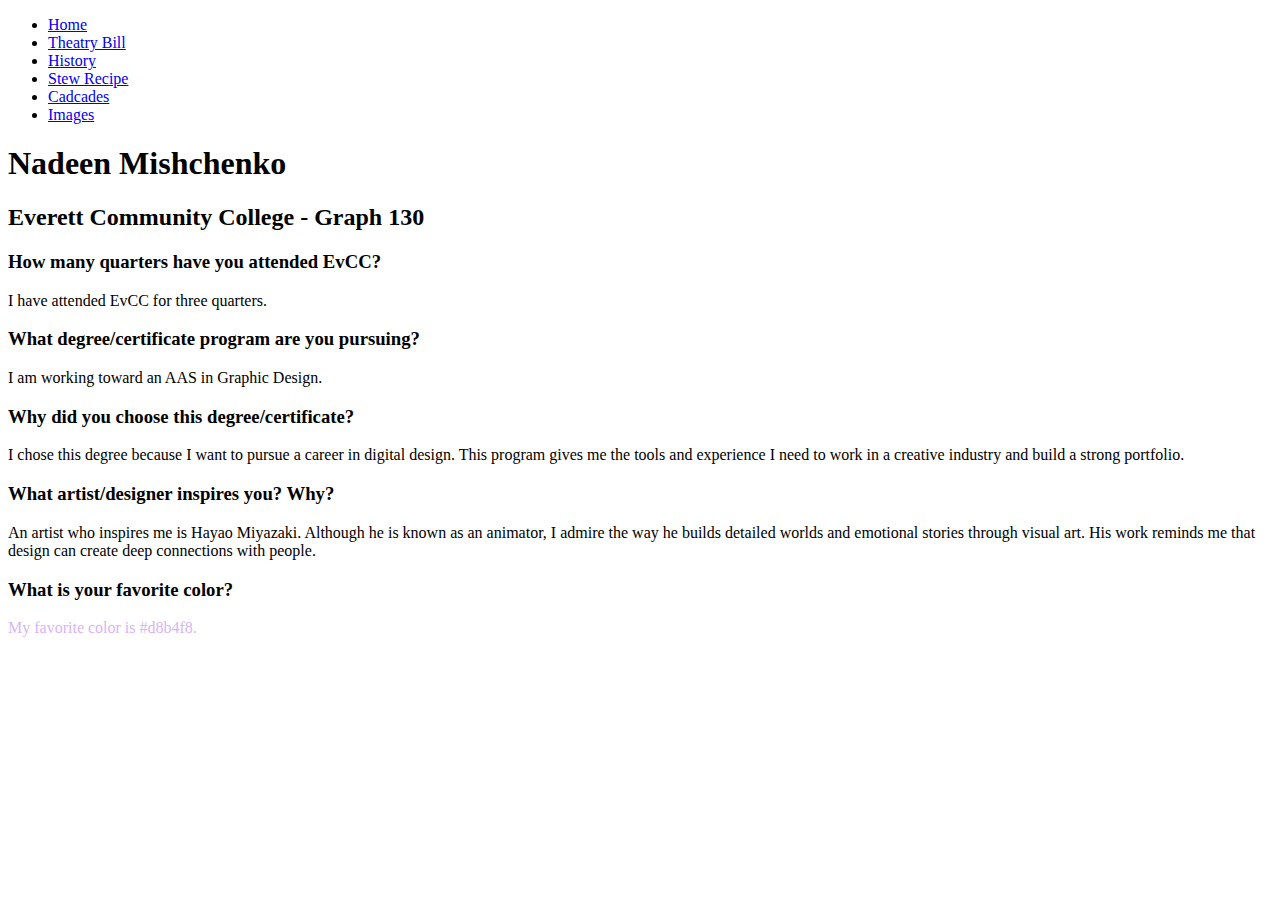
<file: index.html>
<!doctype html>
<html>
	<head>
		<meta charset="UTF-8">
		<title>Graph 130 - Nadeen Mishchenko</title>
	</head>
	<body>
		<nav>
			<ul>
				<li><a href="../index.html">Home</a></li>
				<li><a href="theatre-2.html">Theatry Bill</a></li>
				<li><a href="history-uprade.html">History</a></li>
				<li><a href="stew recipe.html">Stew Recipe</a></li>
				<li><a href="cascadeproject.html">Cadcades</a></li>
				<li><a href="optimizing-images.html">Images</a></li>
			</ul>
		</nav>
<h1>Nadeen Mishchenko</h1>
<h2>Everett Community College - Graph 130</h2>
<h3>How many quarters have you attended EvCC?</h3>
<p>I have attended EvCC for three quarters.</p>
<h3>What degree/certificate program are you pursuing?</h3>
<p>I am working toward an AAS in Graphic Design.</p>
<h3>Why did you choose this degree/certificate?</h3>
<p>I chose this degree because I want to pursue a career in digital design. This program gives me the tools and experience I need to work in a creative industry and build a strong portfolio.</p>
<h3>What artist/designer inspires you? Why?</h3>
<p>An artist who inspires me is Hayao Miyazaki. Although he is known as an animator, I admire the way he builds detailed worlds and emotional stories through visual art. His work reminds me that design can create deep connections with people.</p>
<h3>What is your favorite color? </h3>
<p style="color: #d8b4f8;">My favorite color is #d8b4f8.</p>
	</body>
</html>
</file>
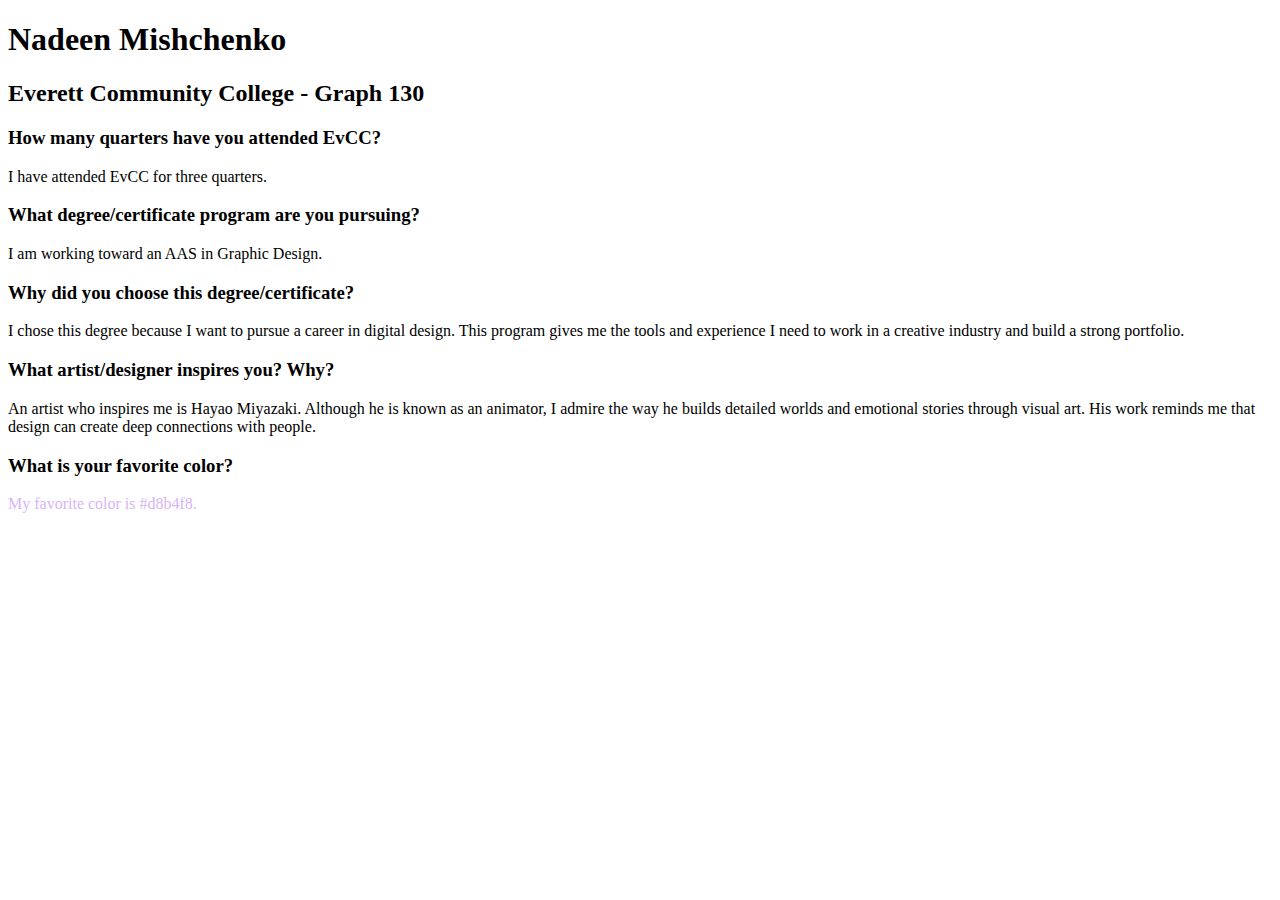
<file: pages/index.html>
<!doctype html>
<html>
	<head>
		<meta charset="UTF-8">
		<title>Graph 130 - Nadeen Mishchenko</title>
	</head>
	<body>
<h1>Nadeen Mishchenko</h1>
<h2>Everett Community College - Graph 130</h2>
<h3>How many quarters have you attended EvCC?</h3>
<p>I have attended EvCC for three quarters.</p>
<h3>What degree/certificate program are you pursuing?</h3>
<p>I am working toward an AAS in Graphic Design.</p>
<h3>Why did you choose this degree/certificate?</h3>
<p>I chose this degree because I want to pursue a career in digital design. This program gives me the tools and experience I need to work in a creative industry and build a strong portfolio.</p>
<h3>What artist/designer inspires you? Why?</h3>
<p>An artist who inspires me is Hayao Miyazaki. Although he is known as an animator, I admire the way he builds detailed worlds and emotional stories through visual art. His work reminds me that design can create deep connections with people.</p>
<h3>What is your favorite color? </h3>
<p style="color: #d8b4f8;">My favorite color is #d8b4f8.</p>
	</body>
</html>
</file>
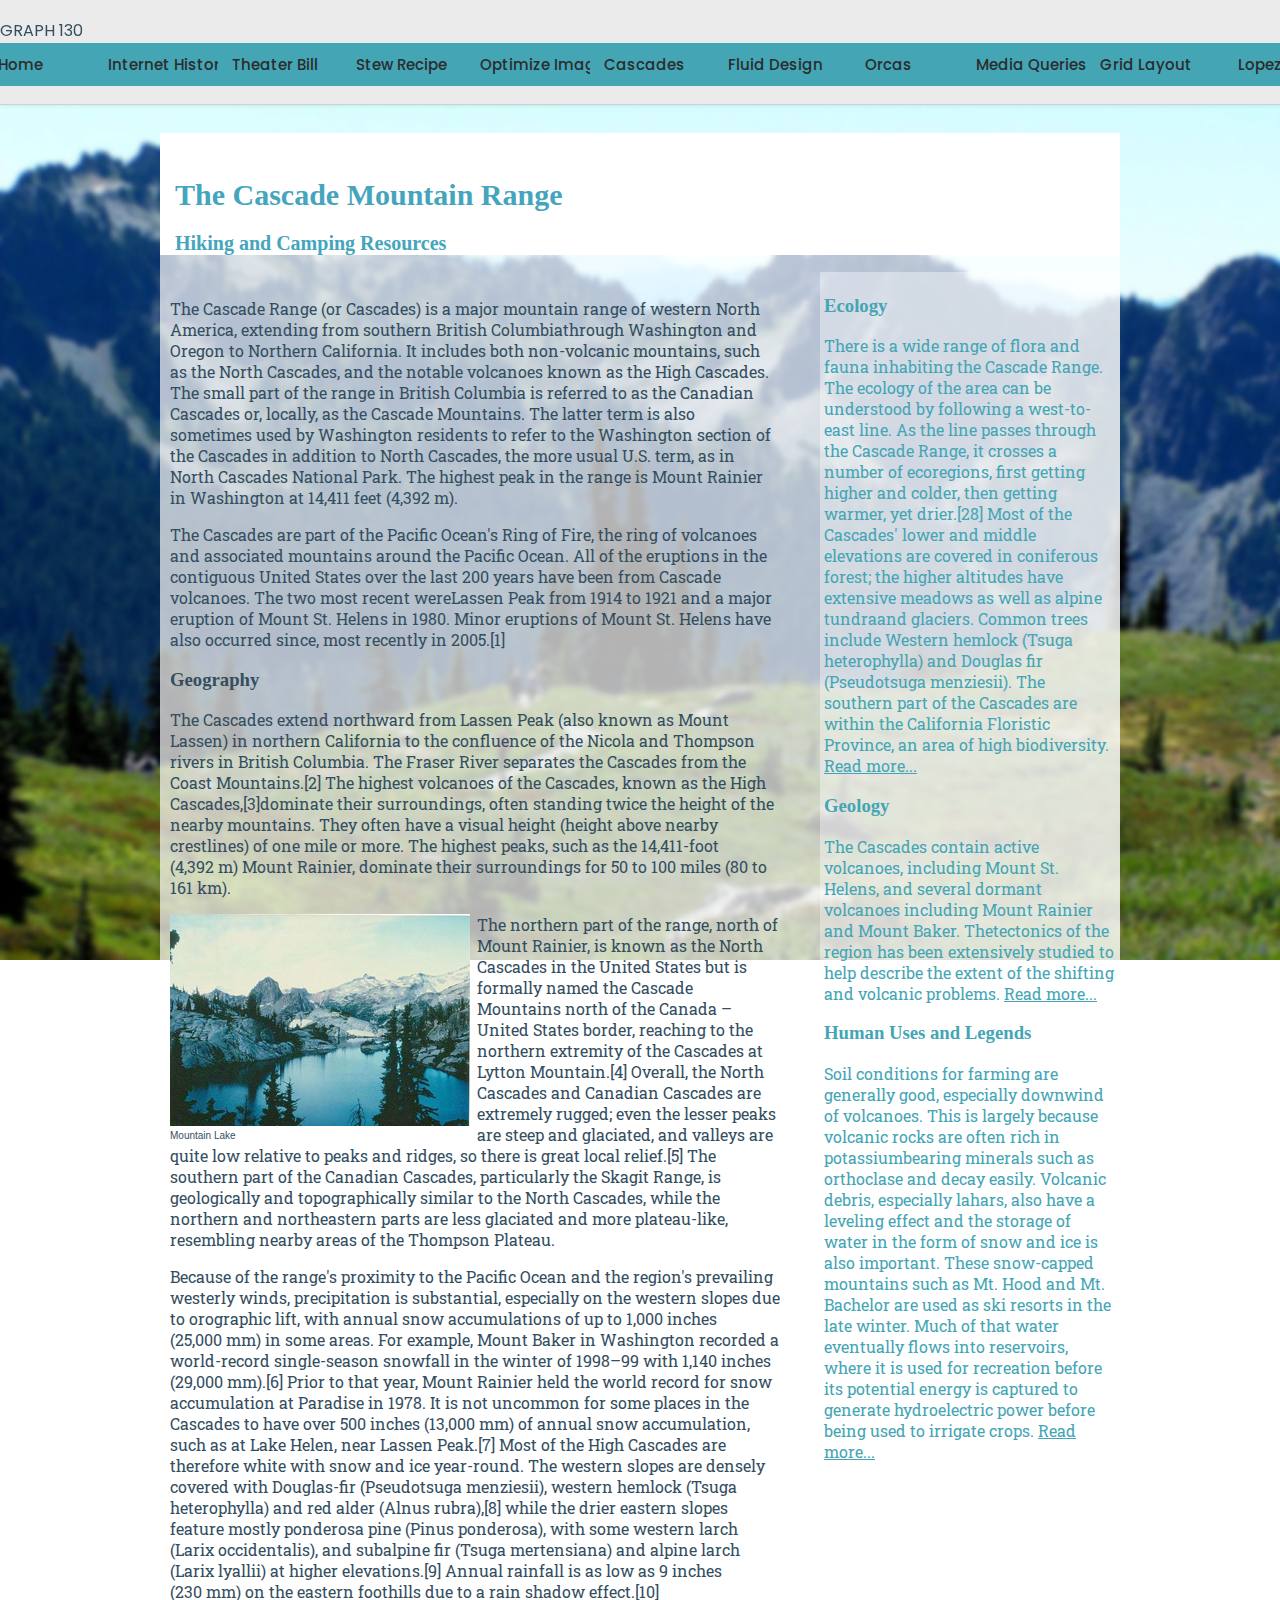
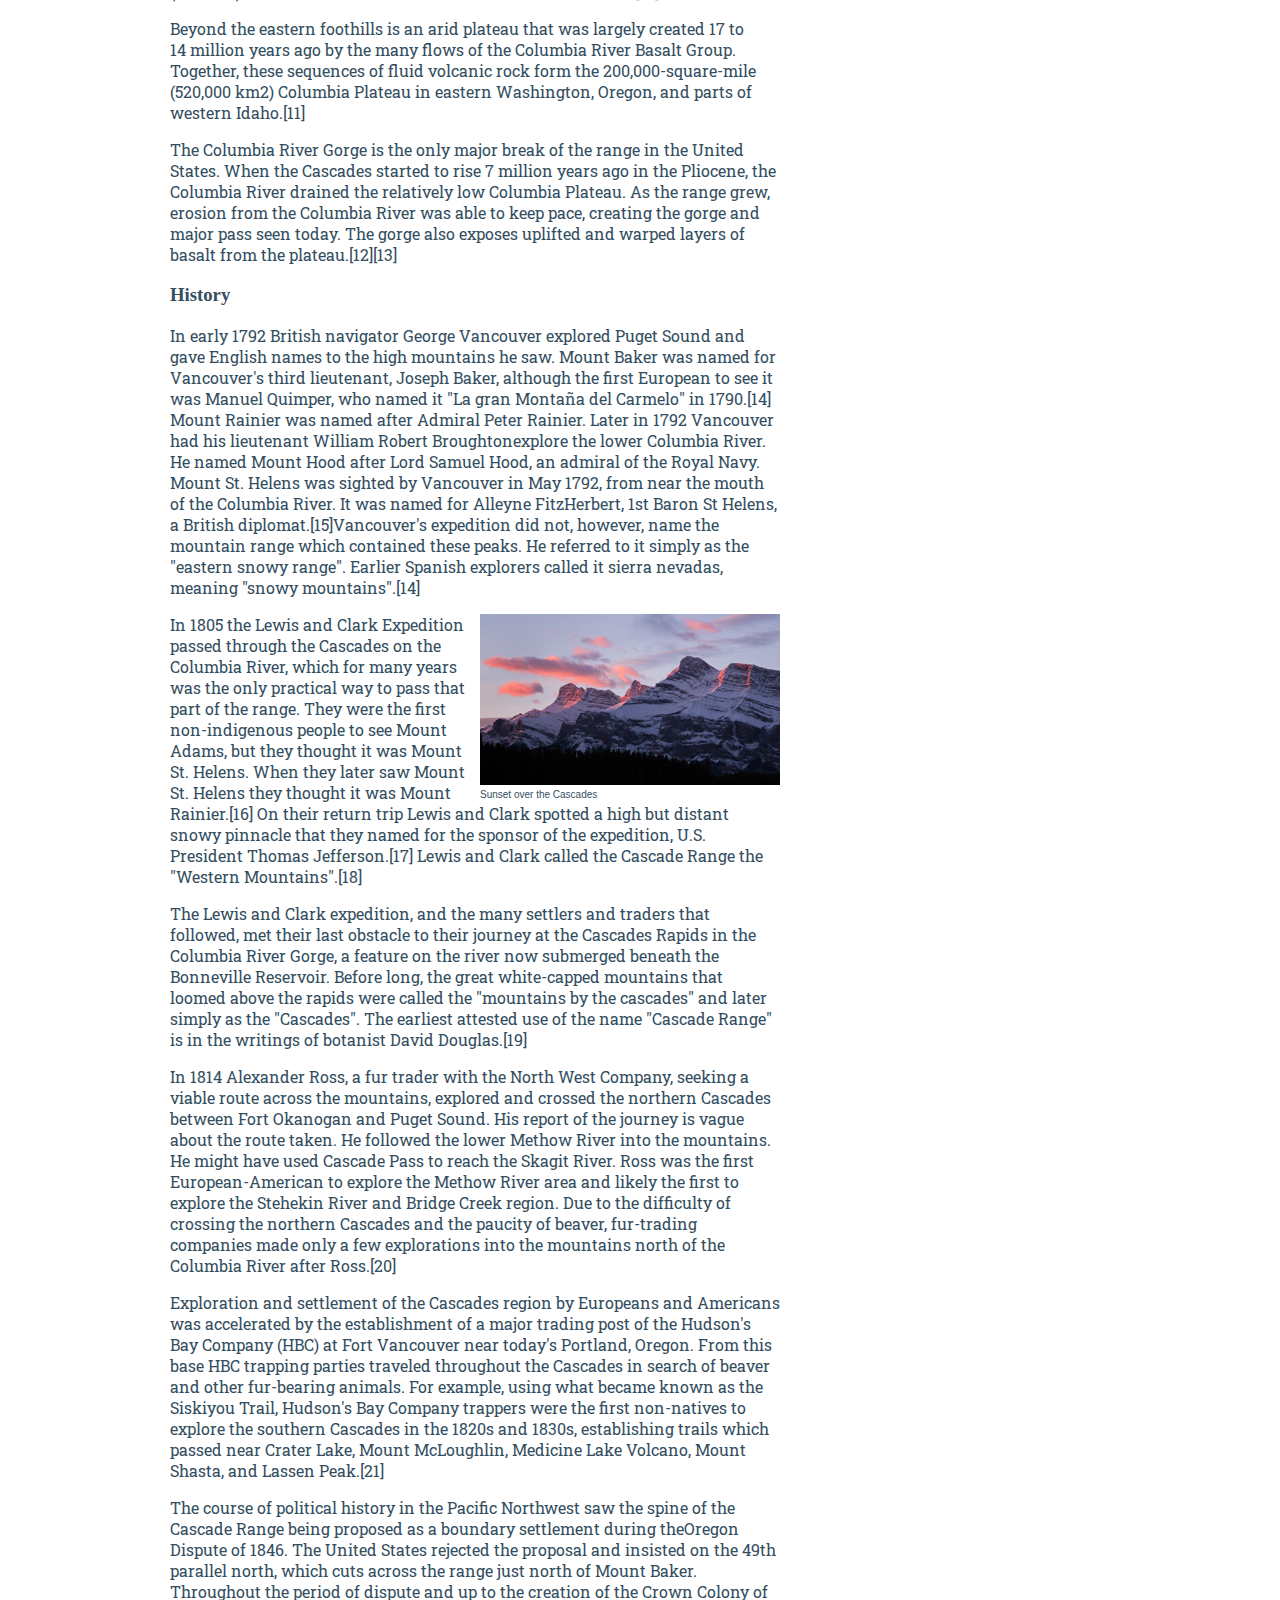
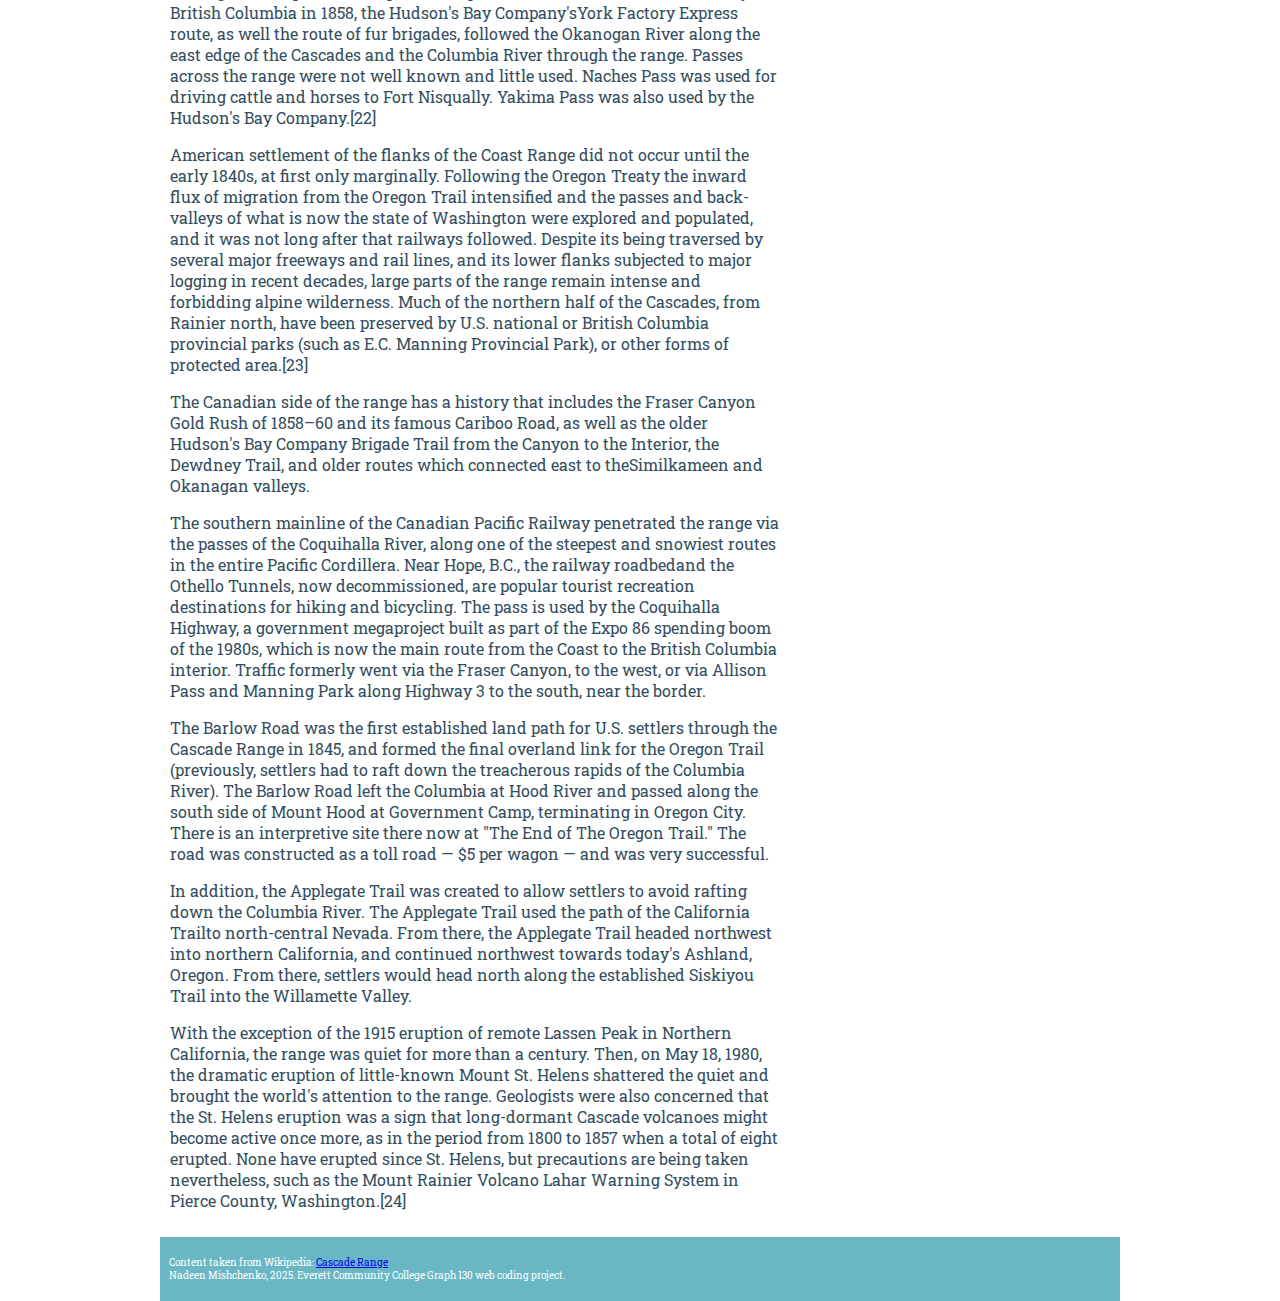
<file: pages/cascadeproject.html>
<!DOCTYPE html>
<html lang="en">
<head>
  <meta charset="UTF-8" />
  <meta name="viewport" content="width=device-width, initial-scale=1.0">
  <title>Cascade Mountains</title>
  <link href="../styles/nav.css" rel="stylesheet" type="text/css">

  <link href="../styles/mobile.css" rel="stylesheet" type="text/css">
  <link href="../styles/cascade.css" rel="stylesheet" type="text/css" />
  <link href="https://fonts.googleapis.com/css2?family=Oswald:wght@200..700&family=Roboto+Slab:wght@332&family=Roboto:ital,wght@0,100..900;1,100..900&family=Special+Elite&display=swap" rel="stylesheet">
</head>
<script>
 
</script>
<body>
  <div id="nav-placeholder"></div>

  <article class="container">
    <header>
      <h1>The Cascade Mountain Range</h1>
      <h2>Hiking and Camping Resources</h2>
    
    </header>

    <section class="content">
<p>The Cascade Range (or Cascades) is a major mountain range of western North America, extending from southern British Columbiathrough Washington and Oregon to Northern California. It includes both non-volcanic mountains, such as the North Cascades, and the notable volcanoes known as the High Cascades. The small part of the range in British Columbia is referred to as the Canadian Cascades or, locally, as the Cascade Mountains. The latter term is also sometimes used by Washington residents to refer to the Washington section of the Cascades in addition to North Cascades, the more usual U.S. term, as in North Cascades National Park. The highest peak in the range is Mount Rainier in Washington at 14,411 feet (4,392 m).</p>
<p>The Cascades are part of the Pacific Ocean's Ring of Fire, the ring of volcanoes and associated mountains around the Pacific Ocean. All of the eruptions in the contiguous United States over the last 200 years have been from Cascade volcanoes. The two most recent wereLassen Peak from 1914 to 1921 and a major eruption of Mount St. Helens in 1980. Minor eruptions of Mount St. Helens have also occurred since, most recently in 2005.[1]</p>

<h3>Geography</h3>
<p>The Cascades extend northward from Lassen Peak (also known as Mount Lassen) in northern California to the confluence of the Nicola and Thompson rivers in British Columbia. The Fraser River separates the Cascades from the Coast Mountains.[2] The highest volcanoes of the Cascades, known as the High Cascades,[3]dominate their surroundings, often standing twice the height of the nearby mountains. They often have a visual height (height above nearby crestlines) of one mile or more. The highest peaks, such as the 14,411-foot (4,392 m) Mount Rainier, dominate their surroundings for 50 to 100 miles (80 to 161 km).</p>
<figure class="image-left">
    <img src="../images/page2.jpg" alt="mountain lake"/>
    <figcaption>Mountain Lake</figcaption>
</figure>
<p>The northern part of the range, north of Mount Rainier, is known as the North Cascades in the United States but is formally named the Cascade Mountains north of the Canada – United States border, reaching to the northern extremity of the Cascades at Lytton Mountain.[4] Overall, the North Cascades and Canadian Cascades are extremely rugged; even the lesser peaks are steep and glaciated, and valleys are quite low relative to peaks and ridges, so there is great local relief.[5] The southern part of the Canadian Cascades, particularly the Skagit Range, is geologically and topographically similar to the North Cascades, while the northern and northeastern parts are less glaciated and more plateau-like, resembling nearby areas of the Thompson Plateau.</p>
<p>Because of the range's proximity to the Pacific Ocean and the region's prevailing westerly winds, precipitation is substantial, especially on the western slopes due to orographic lift, with annual snow accumulations of up to 1,000 inches (25,000 mm) in some areas. For example, Mount Baker in Washington recorded a world-record single-season snowfall in the winter of 1998–99 with 1,140 inches (29,000 mm).[6] Prior to that year, Mount Rainier held the world record for snow accumulation at Paradise in 1978. It is not uncommon for some places in the Cascades to have over 500 inches (13,000 mm) of annual snow accumulation, such as at Lake Helen, near Lassen Peak.[7] Most of the High Cascades are therefore white with snow and ice year-round. The western slopes are densely covered with Douglas-fir (Pseudotsuga menziesii), western hemlock (Tsuga heterophylla) and red alder (Alnus rubra),[8] while the drier eastern slopes feature mostly ponderosa pine (Pinus ponderosa), with some western larch (Larix occidentalis), and subalpine fir (Tsuga mertensiana) and alpine larch (Larix lyallii) at higher elevations.[9] Annual rainfall is as low as 9 inches (230 mm) on the eastern foothills due to a rain shadow effect.[10]</p>
<p>Beyond the eastern foothills is an arid plateau that was largely created 17 to 14 million years ago by the many flows of the Columbia River Basalt Group. Together, these sequences of fluid volcanic rock form the 200,000-square-mile (520,000 km2) Columbia Plateau in eastern Washington, Oregon, and parts of western Idaho.[11]</p>
<p>The Columbia River Gorge is the only major break of the range in the United States. When the Cascades started to rise 7 million years ago in the Pliocene, the Columbia River drained the relatively low Columbia Plateau. As the range grew, erosion from the Columbia River was able to keep pace, creating the gorge and major pass seen today. The gorge also exposes uplifted and warped layers of basalt from the plateau.[12][13]</p>

<h3>History</h3>
<p>In early 1792 British navigator George Vancouver explored Puget Sound and gave English names to the high mountains he saw. Mount Baker was named for Vancouver's third lieutenant, Joseph Baker, although the first European to see it was Manuel Quimper, who named it "La gran Montaña del Carmelo" in 1790.[14] Mount Rainier was named after Admiral Peter Rainier. Later in 1792 Vancouver had his lieutenant William Robert Broughtonexplore the lower Columbia River. He named Mount Hood after Lord Samuel Hood, an admiral of the Royal Navy. Mount St. Helens was sighted by Vancouver in May 1792, from near the mouth of the Columbia River. It was named for Alleyne FitzHerbert, 1st Baron St Helens, a British diplomat.[15]Vancouver's expedition did not, however, name the mountain range which contained these peaks. He referred to it simply as the "eastern snowy range". Earlier Spanish explorers called it sierra nevadas, meaning "snowy mountains".[14]</p>
<figure class="image-right"> <img src="../images/page3.jpg" alt="sunset over the cascades">
<figcaption>Sunset over the Cascades</figcaption>
</figure>
<p>In 1805 the Lewis and Clark Expedition passed through the Cascades on the Columbia River, which for many years was the only practical way to pass that part of the range. They were the first non-indigenous people to see Mount Adams, but they thought it was Mount St. Helens. When they later saw Mount St. Helens they thought it was Mount Rainier.[16] On their return trip Lewis and Clark spotted a high but distant snowy pinnacle that they named for the sponsor of the expedition, U.S. President Thomas Jefferson.[17] Lewis and Clark called the Cascade Range the "Western Mountains".[18]</p>
<p>The Lewis and Clark expedition, and the many settlers and traders that followed, met their last obstacle to their journey at the Cascades Rapids in the Columbia River Gorge, a feature on the river now submerged beneath the Bonneville Reservoir. Before long, the great white-capped mountains that loomed above the rapids were called the "mountains by the cascades" and later simply as the "Cascades". The earliest attested use of the name "Cascade Range" is in the writings of botanist David Douglas.[19]</p>
<p>In 1814 Alexander Ross, a fur trader with the North West Company, seeking a viable route across the mountains, explored and crossed the northern Cascades between Fort Okanogan and Puget Sound. His report of the journey is vague about the route taken. He followed the lower Methow River into the mountains. He might have used Cascade Pass to reach the Skagit River. Ross was the first European-American to explore the Methow River area and likely the first to explore the Stehekin River and Bridge Creek region. Due to the difficulty of crossing the northern Cascades and the paucity of beaver, fur-trading companies made only a few explorations into the mountains north of the Columbia River after Ross.[20]</p>
<p>Exploration and settlement of the Cascades region by Europeans and Americans was accelerated by the establishment of a major trading post of the Hudson's Bay Company (HBC) at Fort Vancouver near today's Portland, Oregon. From this base HBC trapping parties traveled throughout the Cascades in search of beaver and other fur-bearing animals. For example, using what became known as the Siskiyou Trail, Hudson's Bay Company trappers were the first non-natives to explore the southern Cascades in the 1820s and 1830s, establishing trails which passed near Crater Lake, Mount McLoughlin, Medicine Lake Volcano, Mount Shasta, and Lassen Peak.[21]</p>
<p>The course of political history in the Pacific Northwest saw the spine of the Cascade Range being proposed as a boundary settlement during theOregon Dispute of 1846. The United States rejected the proposal and insisted on the 49th parallel north, which cuts across the range just north of Mount Baker. Throughout the period of dispute and up to the creation of the Crown Colony of British Columbia in 1858, the Hudson's Bay Company'sYork Factory Express route, as well the route of fur brigades, followed the Okanogan River along the east edge of the Cascades and the Columbia River through the range. Passes across the range were not well known and little used. Naches Pass was used for driving cattle and horses to Fort Nisqually. Yakima Pass was also used by the Hudson's Bay Company.[22]</p>
<p>American settlement of the flanks of the Coast Range did not occur until the early 1840s, at first only marginally. Following the Oregon Treaty the inward flux of migration from the Oregon Trail intensified and the passes and back-valleys of what is now the state of Washington were explored and populated, and it was not long after that railways followed. Despite its being traversed by several major freeways and rail lines, and its lower flanks subjected to major logging in recent decades, large parts of the range remain intense and forbidding alpine wilderness. Much of the northern half of the Cascades, from Rainier north, have been preserved by U.S. national or British Columbia provincial parks (such as E.C. Manning Provincial Park), or other forms of protected area.[23]</p>
<p>The Canadian side of the range has a history that includes the Fraser Canyon Gold Rush of 1858–60 and its famous Cariboo Road, as well as the older Hudson's Bay Company Brigade Trail from the Canyon to the Interior, the Dewdney Trail, and older routes which connected east to theSimilkameen and Okanagan valleys.</p>
<p>The southern mainline of the Canadian Pacific Railway penetrated the range via the passes of the Coquihalla River, along one of the steepest and snowiest routes in the entire Pacific Cordillera. Near Hope, B.C., the railway roadbedand the Othello Tunnels, now decommissioned, are popular tourist recreation destinations for hiking and bicycling. The pass is used by the Coquihalla Highway, a government megaproject built as part of the Expo 86 spending boom of the 1980s, which is now the main route from the Coast to the British Columbia interior. Traffic formerly went via the Fraser Canyon, to the west, or via Allison Pass and Manning Park along Highway 3 to the south, near the border.</p>
<p>The Barlow Road was the first established land path for U.S. settlers through the Cascade Range in 1845, and formed the final overland link for the Oregon Trail (previously, settlers had to raft down the treacherous rapids of the Columbia River). The Barlow Road left the Columbia at Hood River and passed along the south side of Mount Hood at Government Camp, terminating in Oregon City. There is an interpretive site there now at "The End of The Oregon Trail." The road was constructed as a toll road — $5 per wagon — and was very successful.</p>
<p>In addition, the Applegate Trail was created to allow settlers to avoid rafting down the Columbia River. The Applegate Trail used the path of the California Trailto north-central Nevada. From there, the Applegate Trail headed northwest into northern California, and continued northwest towards today's Ashland, Oregon. From there, settlers would head north along the established Siskiyou Trail into the Willamette Valley.</p> 
<p>With the exception of the 1915 eruption of remote Lassen Peak in Northern California, the range was quiet for more than a century. Then, on May 18, 1980, the dramatic eruption of little-known Mount St. Helens shattered the quiet and brought the world's attention to the range. Geologists were also concerned that the St. Helens eruption was a sign that long-dormant Cascade volcanoes might become active once more, as in the period from 1800 to 1857 when a total of eight erupted. None have erupted since St. Helens, but precautions are being taken nevertheless, such as the Mount Rainier Volcano Lahar Warning System in Pierce County, Washington.[24]</p>
    </section>
    <aside class="sidebar">
<h3>Ecology</h3>
<p>There is a wide range of flora and fauna inhabiting the Cascade Range. The ecology of the area can be understood by following a west-to-east line. As the line passes through the Cascade Range, it crosses a number of ecoregions, first getting higher and colder, then getting warmer, yet drier.[28] Most of the Cascades' lower and middle elevations are covered in coniferous forest; the higher altitudes have extensive meadows as well as alpine tundraand glaciers. Common trees include Western hemlock (Tsuga heterophylla) and Douglas fir (Pseudotsuga menziesii). The southern part of the Cascades are within the California Floristic Province, an area of high biodiversity. <a href="#">Read more...</a></p>

      <h3>Geology</h3>
      <p>The Cascades contain active volcanoes, including Mount St. Helens, and several dormant volcanoes including Mount Rainier and Mount Baker. Thetectonics of the region has been extensively studied to help describe the extent of the shifting and volcanic problems. <a href="#">Read more...</a></p>

<h3>Human Uses and Legends</h3>
<p>Soil conditions for farming are generally good, especially downwind of volcanoes. This is largely because volcanic rocks are often rich in potassiumbearing minerals such as orthoclase and decay easily. Volcanic debris, especially lahars, also have a leveling effect and the storage of water in the form of snow and ice is also important. These snow-capped mountains such as Mt. Hood and Mt. Bachelor are used as ski resorts in the late winter. Much of that water eventually flows into reservoirs, where it is used for recreation before its potential energy is captured to generate hydroelectric power before being used to irrigate crops. <a href="#">Read more...</a></p>
    </aside>
    <footer>
      <p>
        Content taken from Wikipedia: 
        <a href="https://en.wikipedia.org/wiki/Cascade_Range" target="_blank">Cascade Range</a><br />
        Nadeen Mishchenko, 2025. Everett Community College Graph 130 web coding project.
      </p>
    </footer>
  </article>
  <script>
    fetch('nav.html')
      .then(response => response.text())
      .then(data => {
        document.getElementById('nav-placeholder').innerHTML = data;
      });
  </script>
</body>
</html>
</file>
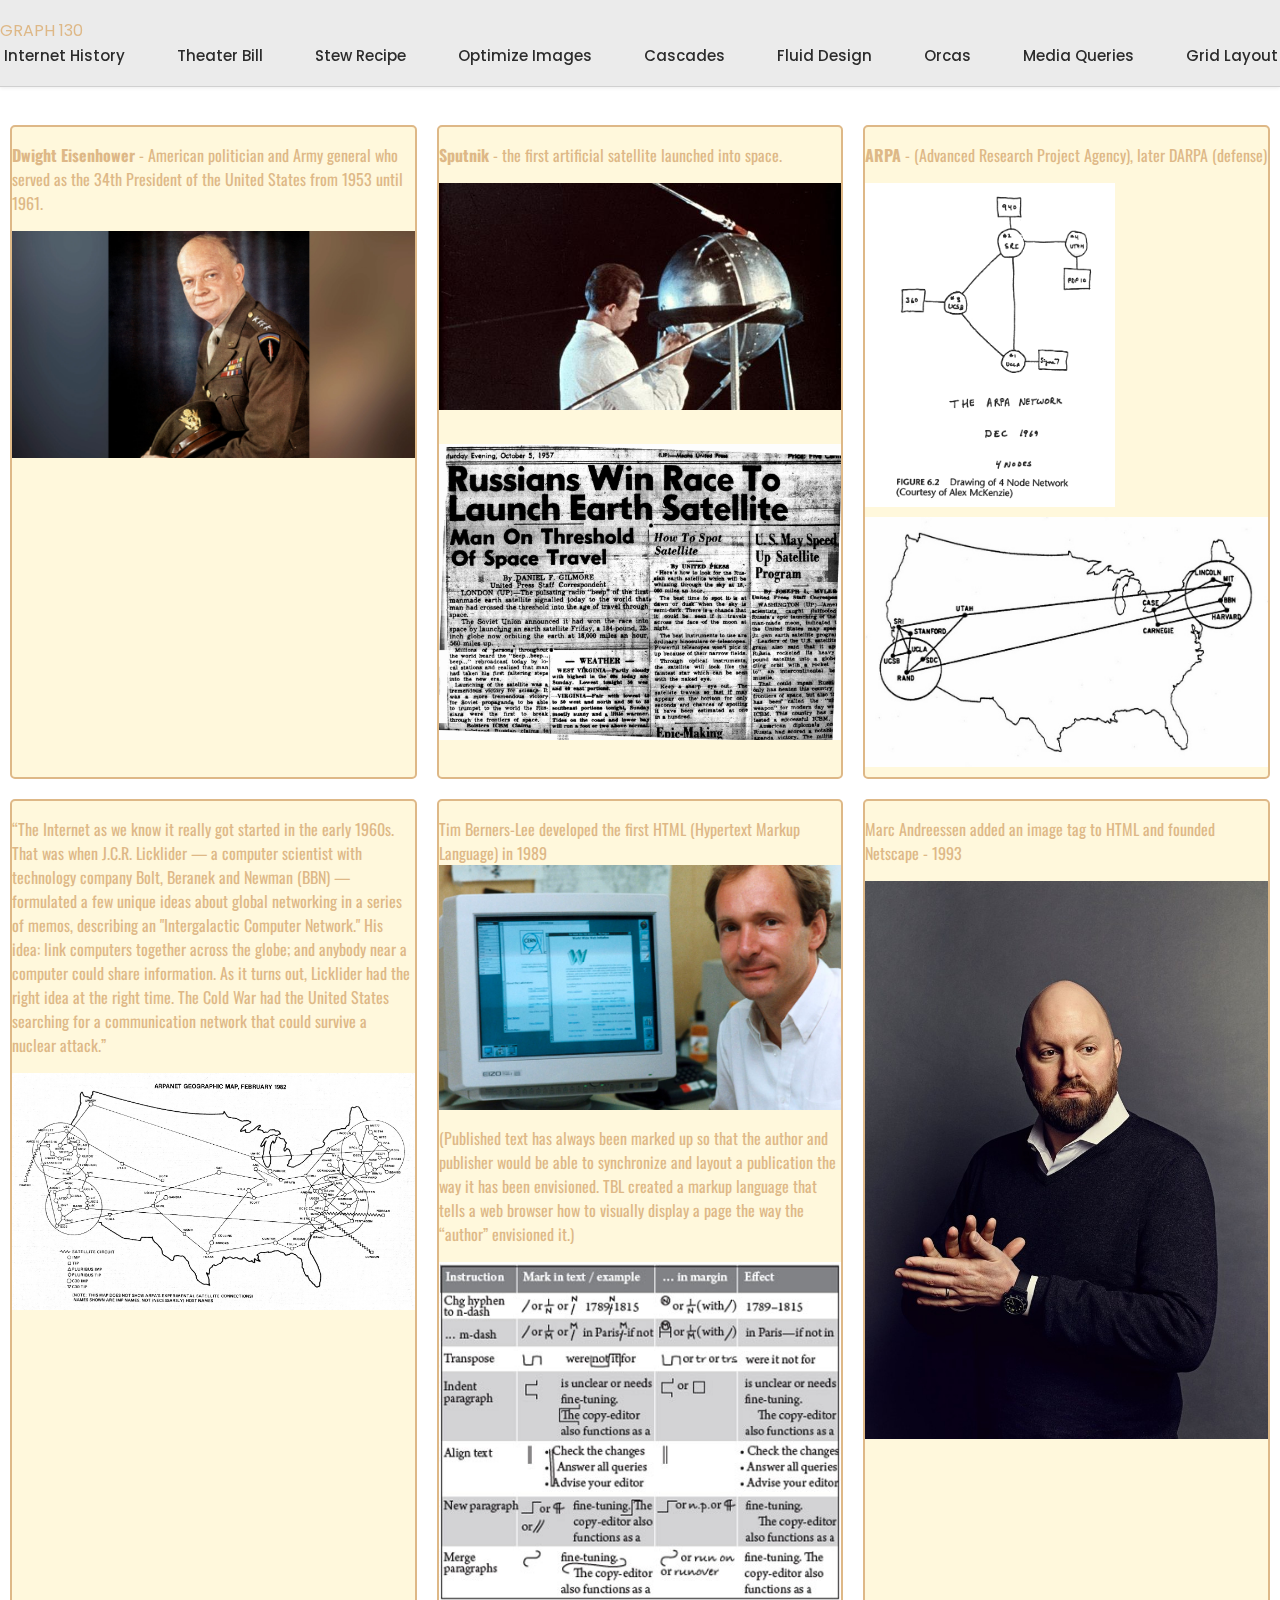
<file: pages/history-uprade.html>
<!DOCTYPE html>
<html lang="en">
<head>
  <meta charset="UTF-8">
  <title>History of the Internet - briefly nadeen</title>
  <link href="../styles/nav.css" rel="stylesheet" />
<link href="../styles/mobile.css" rel="stylesheet" />

  <link rel="stylesheet" href="../styles/nav.css">
  <link href="../styles/history.css" rel="stylesheet" type="text/css">
  <link rel="preconnect" href="https://fonts.googleapis.com">
  <link rel="preconnect" href="https://fonts.gstatic.com" crossorigin>
  <link href="https://fonts.googleapis.com/css2?family=Oswald:wght@200..700&display=swap" rel="stylesheet">
  <link href="https://unpkg.com/aos@2.3.1/dist/aos.css" rel="stylesheet">

</head>
<body>
  <div id="nav-placeholder"></div>

  <main>
    <section>
      <p><b>Dwight Eisenhower</b> - American politician and Army general who served as the 34th President of the United States from 1953 until 1961.</p>
      <img src="../images/1-ike.jpg" alt="President Eisenhower" width="500px">
    </section>

    <section>
      <p><b>Sputnik</b> - the first artificial satellite launched into space.</p>
      <img src="../images/2-sputnik-1957.jpg" alt="Sputnik" width="500px"><br>
      <img src="../images/3-news-10-1957.jpg" alt="Newspaper" width="500px">
    </section>

    <section>
      <p><b>ARPA</b> - (Advanced Research Project Agency), later DARPA (defense)</p>
      <img src="../images/4-arpanet2.gif" alt="ARPA" height="300px" width="250">
      <img src="../images/5-early-arpanet.jpg" alt="ARPA" width="500px">
    </section>

    <section>
      <p>“The Internet as we know it really got started in the early 1960s. That was when J.C.R. Licklider — a computer scientist with technology company Bolt, Beranek and Newman (BBN) — formulated a few unique ideas about global networking in a series of memos, describing an "Intergalactic Computer Network."
        His idea: link computers together across the globe; and anybody near a computer could share information. As it turns out, Licklider had the right idea at the right time. The Cold War had the United States searching for a communication network that could survive a nuclear attack.”</a>
      </p>
      <img src="../images/6-apranet-82.jpg" alt="ARPA" width="500px">
    </section>

    <section>
      <p>Tim Berners-Lee developed the first HTML (Hypertext Markup Language) in 1989
      <img src="../images/8-tim-berners-lee.jpg" alt="Tim Berners-Lee" width="500px">
  <p>        (Published text has always been marked up so that the author and publisher would be able to synchronize and layout a publication the way it has been envisioned. TBL created a markup language that tells a web browser how to visually display a page the way the “author” envisioned it.)</p>
      <img src="../images/7-proof-marks.jpg" alt="Proof Marks" width="500px">
    </section>

    <section>
      <p>Marc Andreessen added an image tag to HTML and founded Netscape - 1993</p>
      <img src="../images/9-marc-andreessen.jpg" alt="Marc" width="500px">
    </section>

    <section data-aos="fade-up" data-aos-duration="3000">
      <p>During the 90’s there were browser wars and HTML was becoming fragmented. TBL created w3c
      <a href="https://www.w3.org/" target="_blank">The World Wide Web Consortium</a> to maintain HTML standards.</p>
      <img src="../images/12-w3c.png" alt="W3C" width="500px">
      <p>Versions</p>
      <ul>
        <li>HTML 3.2 - 1997</li>
        <li>HTML 4.01 - 1999</li>
        <li>XHTML - 2000</li>
        <li>HTML5 - 2014</li>
      </ul>
    </section>
    
    <section data-aos="fade-up" data-aos-duration="3000">
      <img src="../images/11-html5.png" alt="HTML5" width="500px">
      <p>There have been many versions of HTML. We are currently in version HTML5 and many people don’t see a sixth one coming any time soon, if ever. </p>
    </section>
  </main>
  <script src="https://unpkg.com/aos@2.3.1/dist/aos.js"></script>
  <script>
    AOS.init();
  </script>
  <script>
    fetch('nav.html')
      .then(response => response.text())
      .then(data => {
        document.getElementById('nav-placeholder').innerHTML = data;
  
        const currentPage = location.pathname.split("/").pop();
        document.querySelectorAll('.nav-list a').forEach(link => {
          if (link.getAttribute('href') === currentPage) {
            link.classList.add('active');
          }
        });
      });
  </script>
<!-- ... -->
<script>
fetch("nav.html")
    .then(response => response.text())
    .then(data => {
      document.getElementById("nav-placeholder").innerHTML = data;

      const script = document.createElement("script");
      script.src = "../scrips/mobile-nav-2.js";
      script.onload = () => {
        if (typeof initNavToggle === "function") {
          initNavToggle();
        }
      };
      document.body.appendChild(script);
    });
</script>

</body>
</html>
</file>
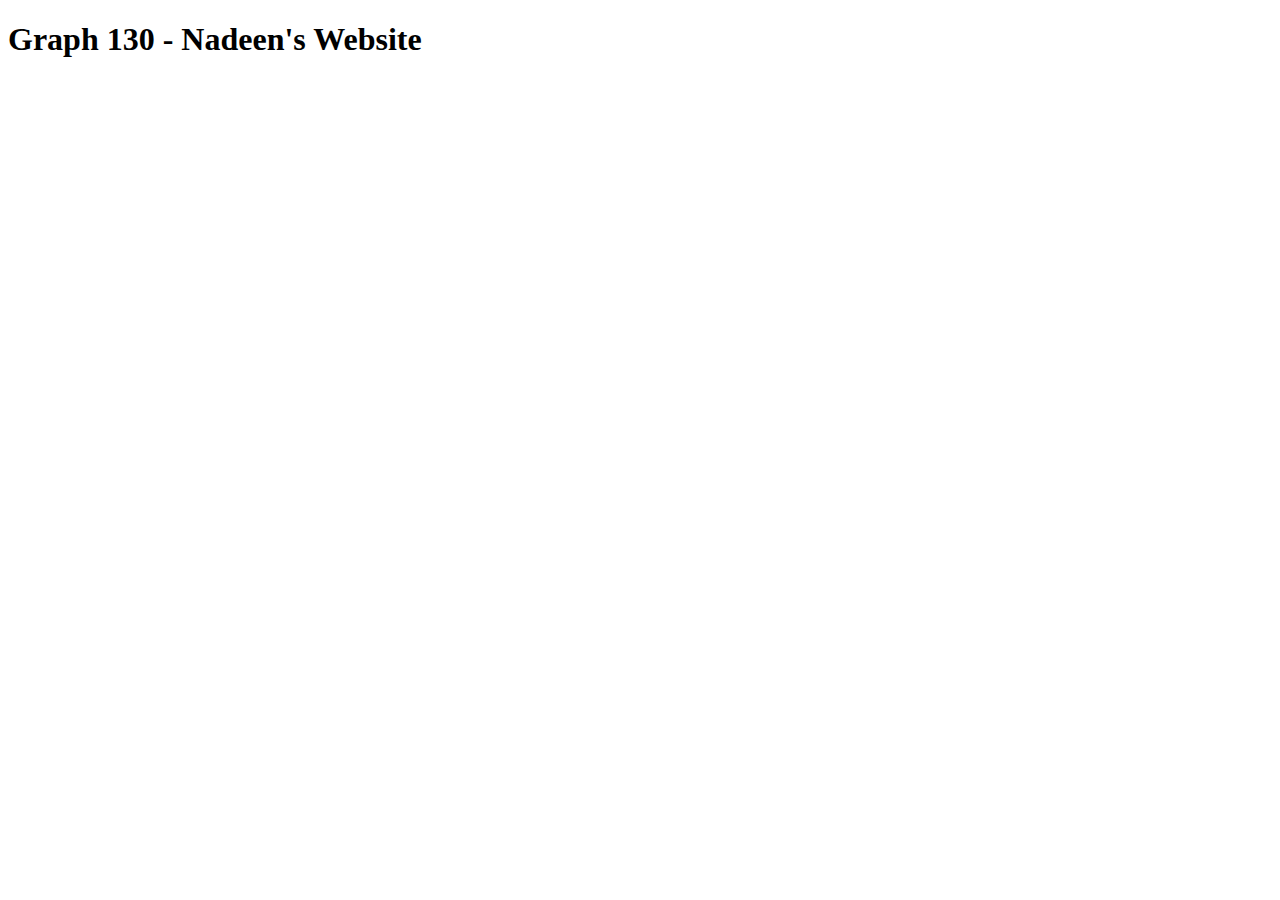
<file: pages/index0.html>
<!DOCTYPE html>
<html lang="en">
<head>
    <meta charset="UTF-8">
    <meta name="viewport" content="width=device-width, initial-scale=1.0">
    <title>Graph 130 - Spring 2025</title>
</head>
<body>
    <h1>Graph 130 - Nadeen's Website</h1>
</body>
</html>
</file>
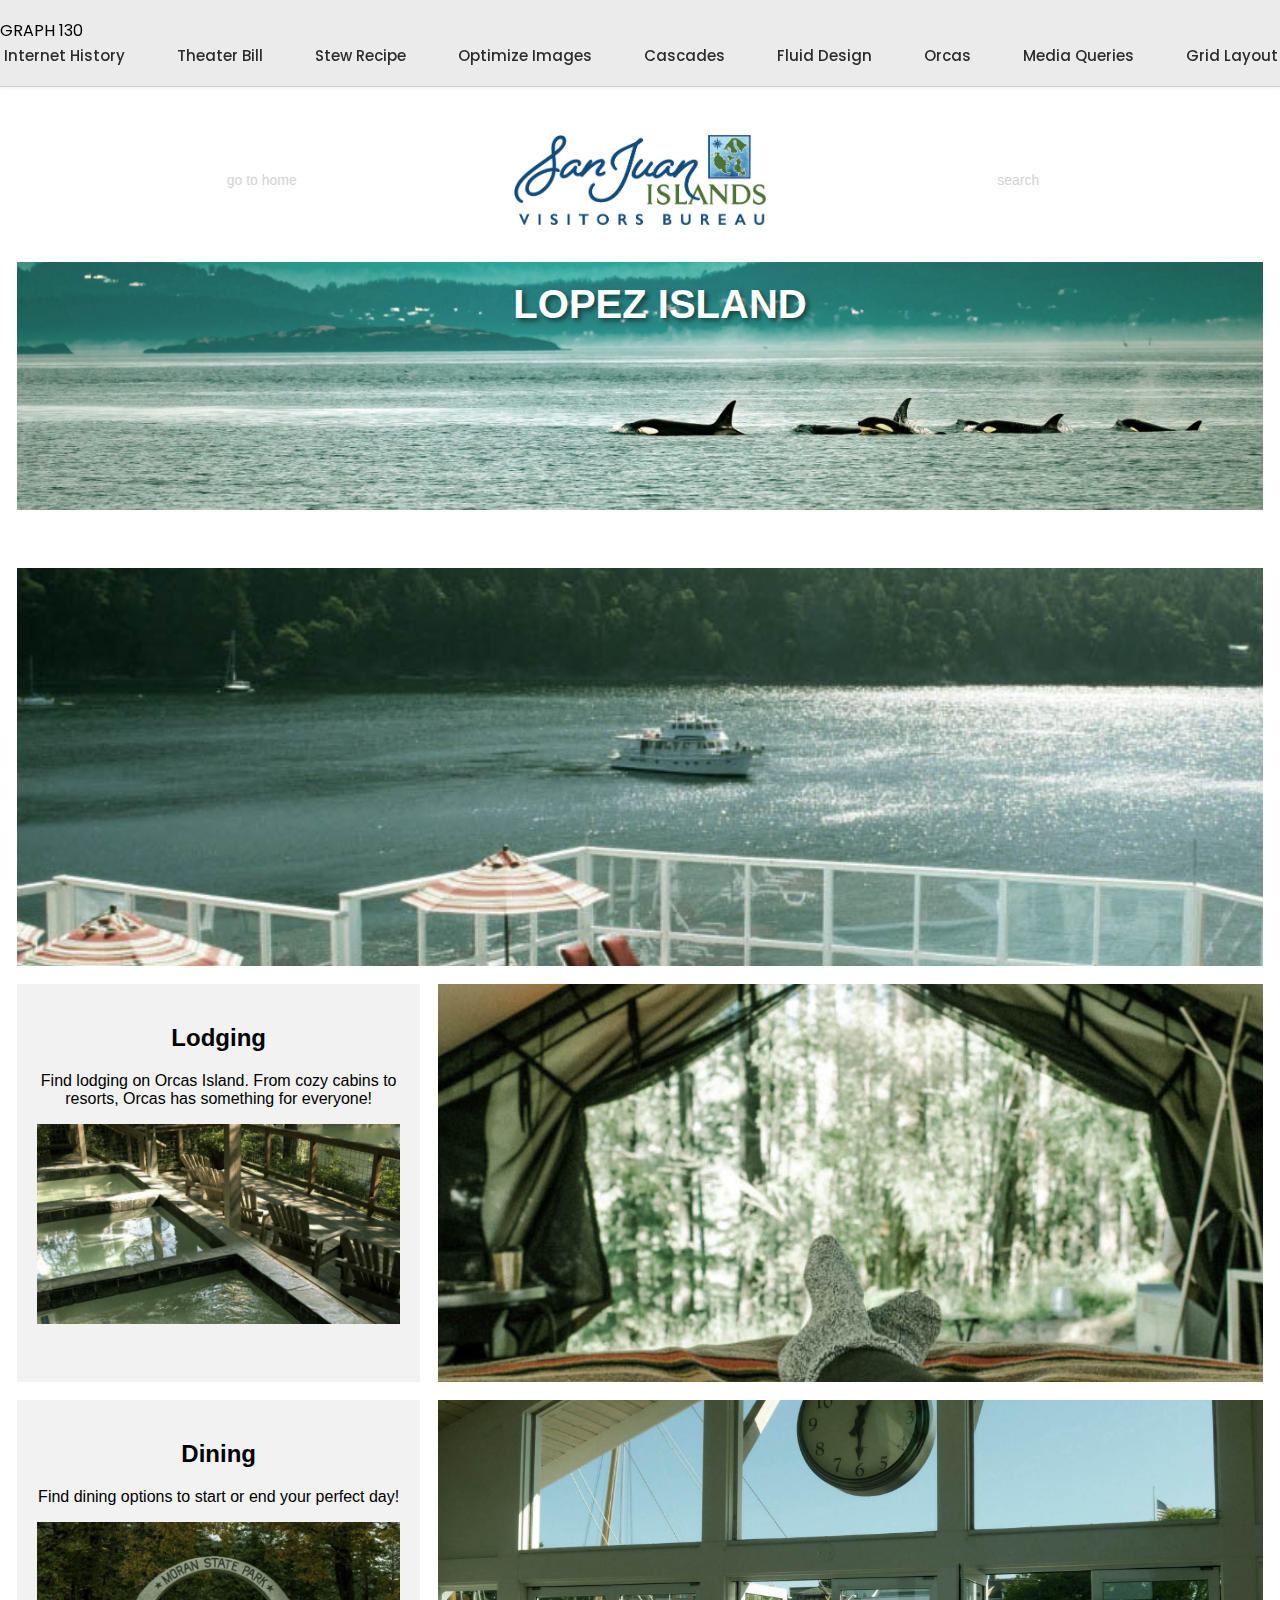
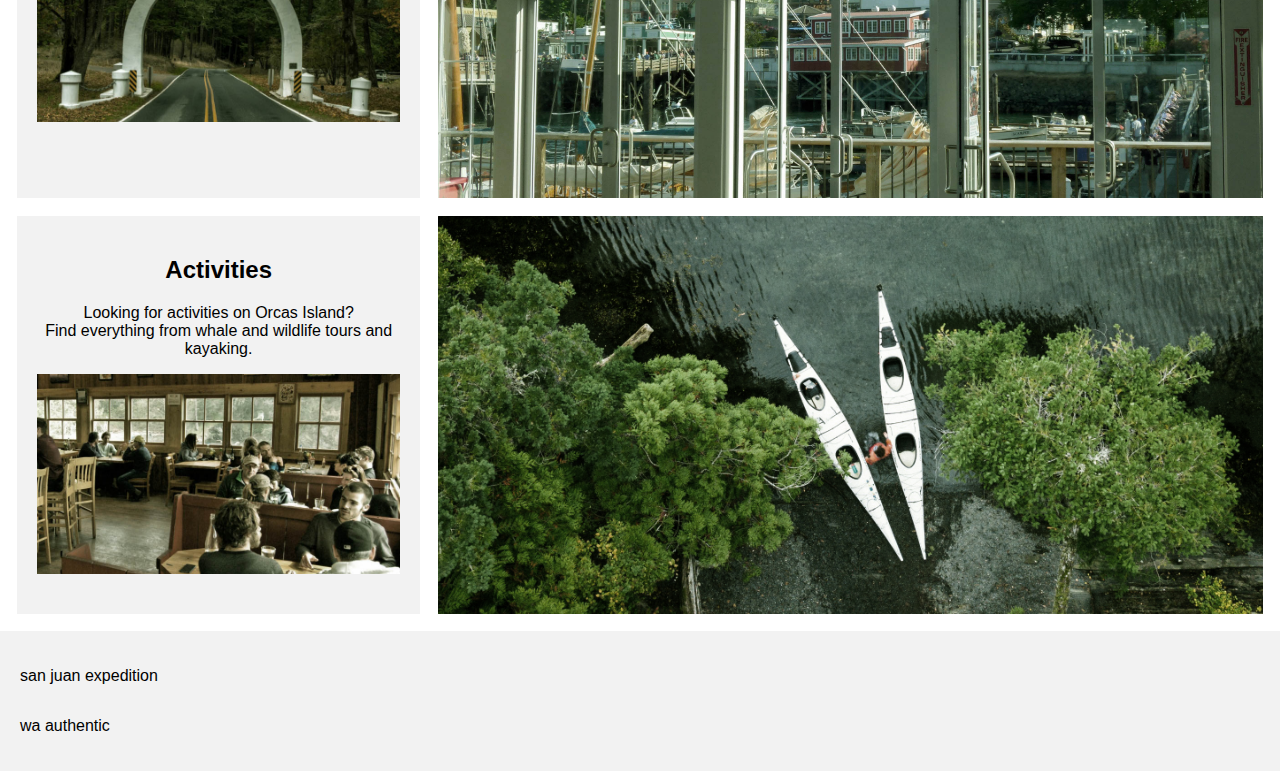
<file: pages/lopez.html>
<!DOCTYPE html>
<html lang="en">
<head>
  <meta charset="UTF-8" />
  <meta name="viewport" content="width=device-width, initial-scale=1.0" />
  <title>Lopez Island</title>
  <link href="../styles/nav.css" rel="stylesheet" />
  <link href="../styles/mobile.css" rel="stylesheet" />

  <link href="../styles/lopez.css" rel="stylesheet" type="text/css" />
  <link rel="preconnect" href="https://fonts.googleapis.com" />
  <link rel="preconnect" href="https://fonts.gstatic.com" crossorigin />
  <link href="https://fonts.googleapis.com/css2?family=Raleway:ital,wght@0,100..900;1,100..900&display=swap" rel="stylesheet" />
</head>
<body>
  <div id="nav-placeholder"></div>

  <header class="header-grid">
    <div class="header-item">
      <a href="../index.html" target="_blank">go to home</a>
    </div>
    <div class="header-item logo-container">
      <img src="../images/sj-066.png" alt="San Juan Islands Logo" class="logo1" />
    </div>
    <div class="header-item">
      <a href="https://www.visitsanjuans.com/itineraries/orcas-island-scenic-byway" target="_blank">search</a>
    </div>
  </header>

  <main class="grid-layout">
    <section class="hero-orcas">
      <h1>lopez island</h1>
    </section>

    <section class="item1"></section>

    <section class="item2 lodging">
      <div class="island-text">
        <h2>Lodging</h2>
        <p>Find lodging on Orcas Island. From cozy cabins to resorts, Orcas has something for everyone!</p>
      </div>
      <div class="pic2"></div>
    </section>

    <section class="item3"></section>

    <section class="item4 dining">
      <div class="island-text">
        <h2>Dining</h2>
        <p>Find dining options to start or end your perfect day!</p>
      </div>
      <div class="pic4"></div>
    </section>

    <section class="item5"></section>

    <section class="item6 activities">
      <div class="island-text">
        <h2>Activities</h2>
        <p>Looking for activities on Orcas Island?<br>Find everything from whale and wildlife tours and kayaking.</p>
      </div>
      <div class="pic6"></div>
    </section>

    <section class="item7"></section>
  </main>

  <footer>
    <p class="item8">san juan expedition</p><br />
    <p class="item10">wa authentic</p>
  </footer>
 <script>
fetch("nav.html")
    .then(response => response.text())
    .then(data => {
      document.getElementById("nav-placeholder").innerHTML = data;

      const script = document.createElement("script");
      script.src = "../scrips/mobile-nav-2.js";
      script.onload = () => {
        if (typeof initNavToggle === "function") {
          initNavToggle();
        }
      };
      document.body.appendChild(script);
    });
</script>

</body>
</html>
</file>
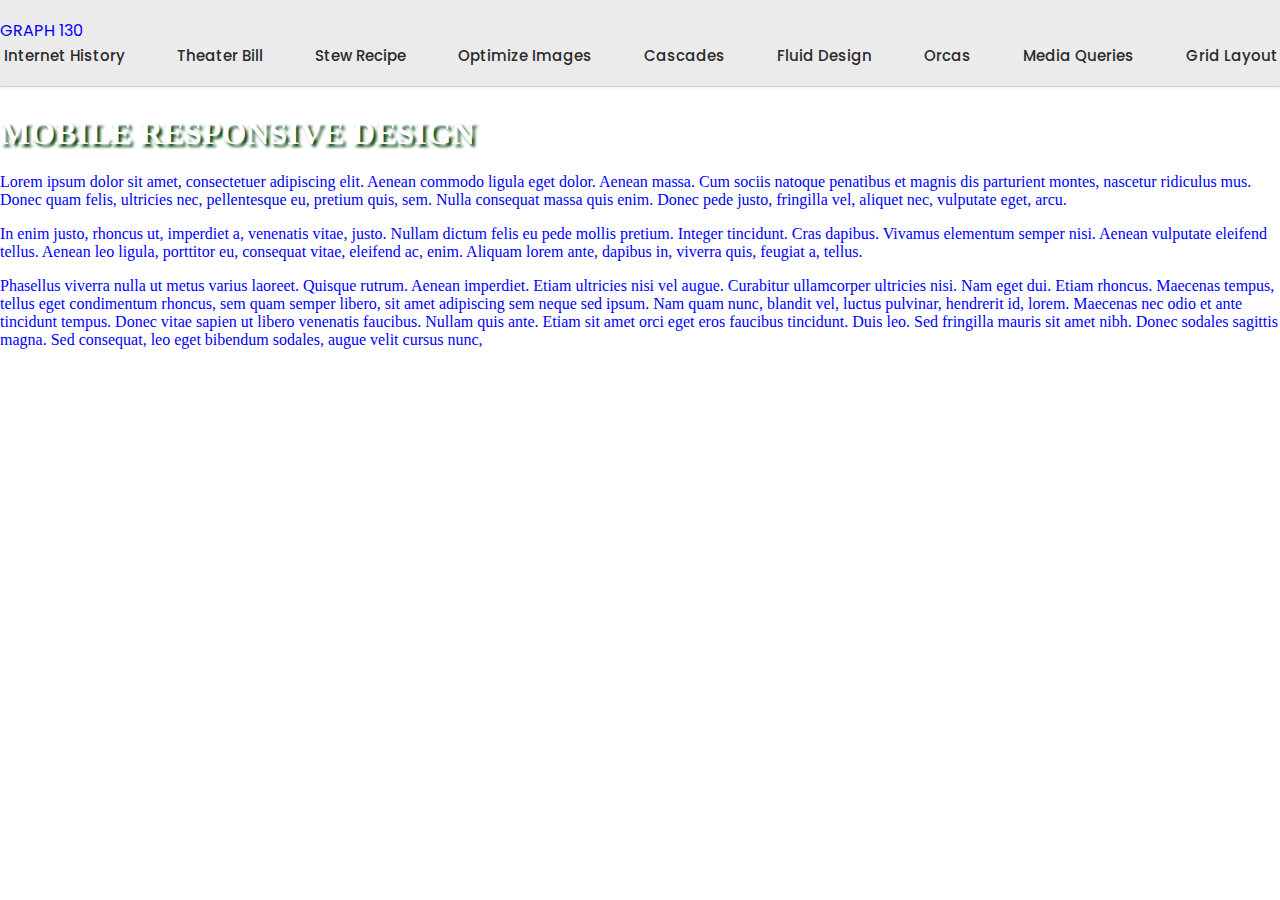
<file: pages/media-queries.html>
<!DOCTYPE html>
<html lang="en">
<head>
    <meta charset="UTF-8">
    <meta name="viewport" content="width=device-width, initial-scale=1.0">
    <title>Responsive Colors</title>
    <link href="../styles/nav.css" rel="stylesheet" type="text/css">

    <link href="../styles/mobile.css" rel="stylesheet" type="text/css">
    <link href="../styles/beyond.css" rel="stylesheet" type="text/css">
    <link href="../styles/2000.css" rel="stylesheet" type="text/css">
    <link href="../styles/media-queries.css" rel="stylesheet" type="text/css" media="screen and (min-width:962px) and (max-width:1281px)">
    <style>

/*tablets, landscapes ipads, smaller laptops and small desktops*/
@media screen and (max-width:961px){
    body{
        background-color: blue;
        color: white;
        font-family:Gotham, "Helvetica Neue", Helvetica, Arial, "sans-serif"
    }
}
        /*portrait tablets or landscape phones*/
        @media screen and (max-width:641px) {
        body {
        background-color:green;
        color:purple;
        }
h1{
    font-size: 4em;
}

p{
        font-size:1.2em;
    }
}

     /*portrait e-readers (Nook or Kindle), smaller tablets and phones*/
    @media screen and (max-width:485px) {
    body {
    background-color: yellow;
    color: black;
}
    }       
       

    </style>

</head>

<body>
    <div id="nav-placeholder"></div>

    <h1>Mobile Responsive Design</h1>
<p>Lorem ipsum dolor sit amet, consectetuer adipiscing elit. Aenean commodo ligula eget dolor. Aenean massa. Cum sociis natoque penatibus et magnis dis parturient montes, nascetur ridiculus mus. Donec quam felis, ultricies nec, pellentesque eu, pretium quis, sem. Nulla consequat massa quis enim. Donec pede justo, fringilla vel, aliquet nec, vulputate eget, arcu.</p>

<p>In enim justo, rhoncus ut, imperdiet a, venenatis vitae, justo. Nullam dictum felis eu pede mollis pretium. Integer tincidunt. Cras dapibus. Vivamus elementum semper nisi. Aenean vulputate eleifend tellus. Aenean leo ligula, porttitor eu, consequat vitae, eleifend ac, enim. Aliquam lorem ante, dapibus in, viverra quis, feugiat a, tellus.</p>

<p>Phasellus viverra nulla ut metus varius laoreet. Quisque rutrum. Aenean imperdiet. Etiam ultricies nisi vel augue. Curabitur ullamcorper ultricies nisi. Nam eget dui. Etiam rhoncus. Maecenas tempus, tellus eget condimentum rhoncus, sem quam semper libero, sit amet adipiscing sem neque sed ipsum. Nam quam nunc, blandit vel, luctus pulvinar, hendrerit id, lorem. Maecenas nec odio et ante tincidunt tempus. Donec vitae sapien ut libero venenatis faucibus. Nullam quis ante. Etiam sit amet orci eget eros faucibus tincidunt. Duis leo. Sed fringilla mauris sit amet nibh. Donec sodales sagittis magna. Sed consequat, leo eget bibendum sodales, augue velit cursus nunc,</p>
<script>
    fetch('nav.html')
      .then(response => response.text())
      .then(data => {
        document.getElementById('nav-placeholder').innerHTML = data;
      });
  </script>
</body>
</html>
</file>
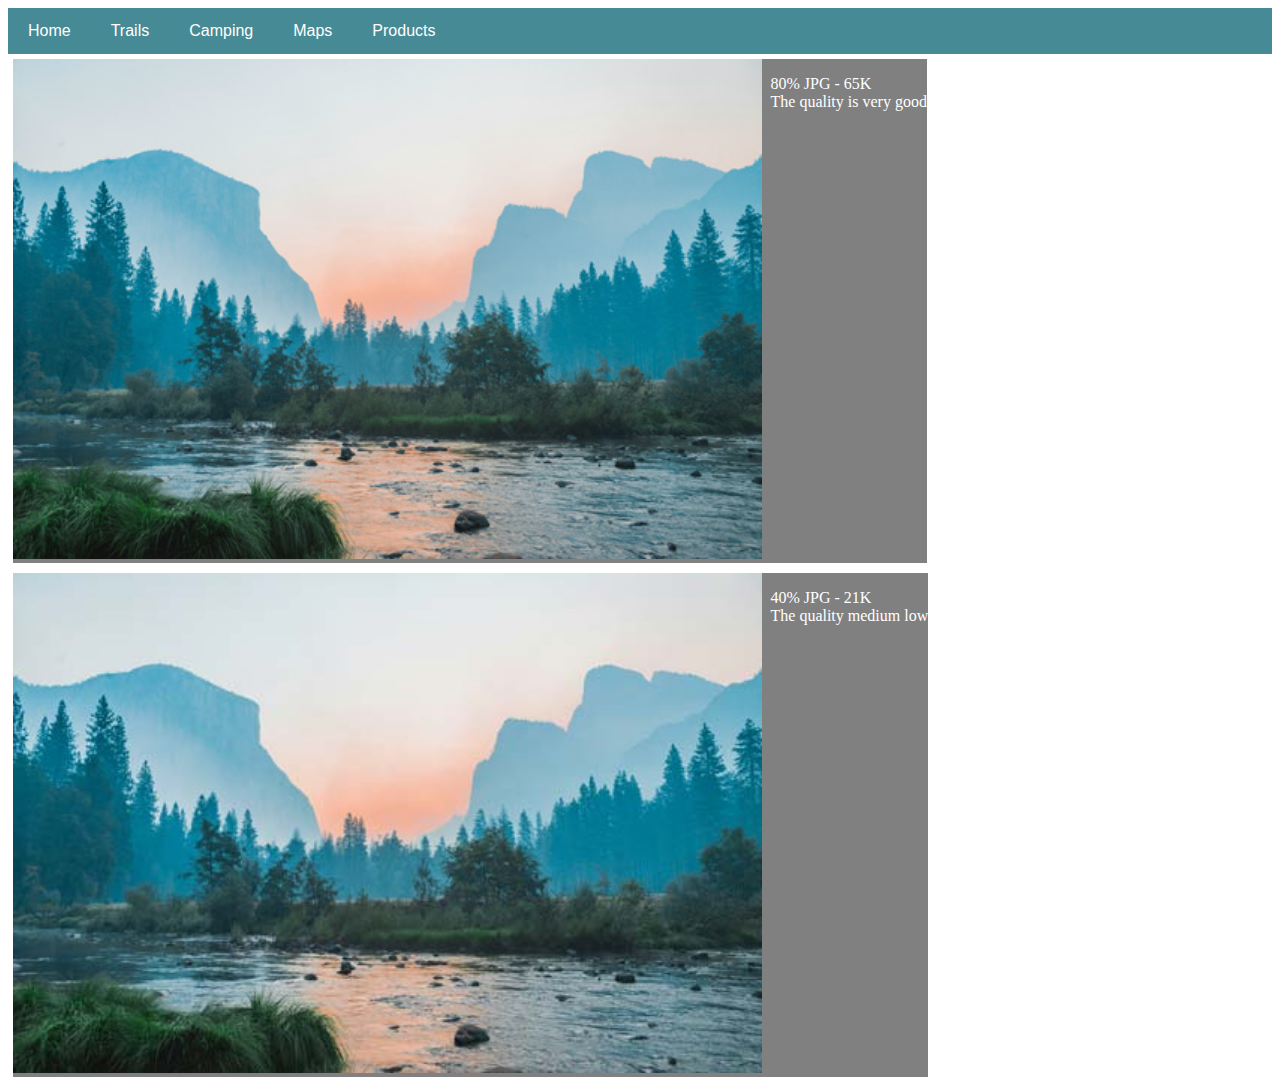
<file: pages/optimizing-images.html>
<!DOCTYPE html>
<html>
    <head>
        <meta charset="UTF-8">
        <title>Optimizing Images</title>
<link href="../styles/navigation.css" rel="stylesheet" type="text/css">
<style>
    .loki{
        background-color: gray;
        width: 700px
        padding:7px;
        margin:5px;
        float:left;
    }

    .leroy{
        display:inline-block;
        color: white;
        vertical-align: top;
        margin-left: 5px;
    }
</style>
    </head>

<body>
    <nav>
        <ul>
          <li><a href="../index.html">Home</a></li>
          <li><a href="#">Trails</a></li>
          <li><a href="#">Camping</a></li>
          <li><a href="#">Maps</a></li>
          <li><a href="#">Products</a></li>
        </ul>
      </nav>

      <article class="loki">
        <img src="../images/80.jpg" alt="80 percent jpg sample" height="500px">
        <section class="leroy"><p>80% JPG - 65K<br>The quality is very good</p></section>
      </article>
      <article class="loki">
        <img src="../images/40.jpg" alt="40 percent jpg sample" height="500px">
        <section class="leroy"><p>40% JPG - 21K<br>The quality medium low</p>
        </section>
      </article>


    </body>
</html>
</file>
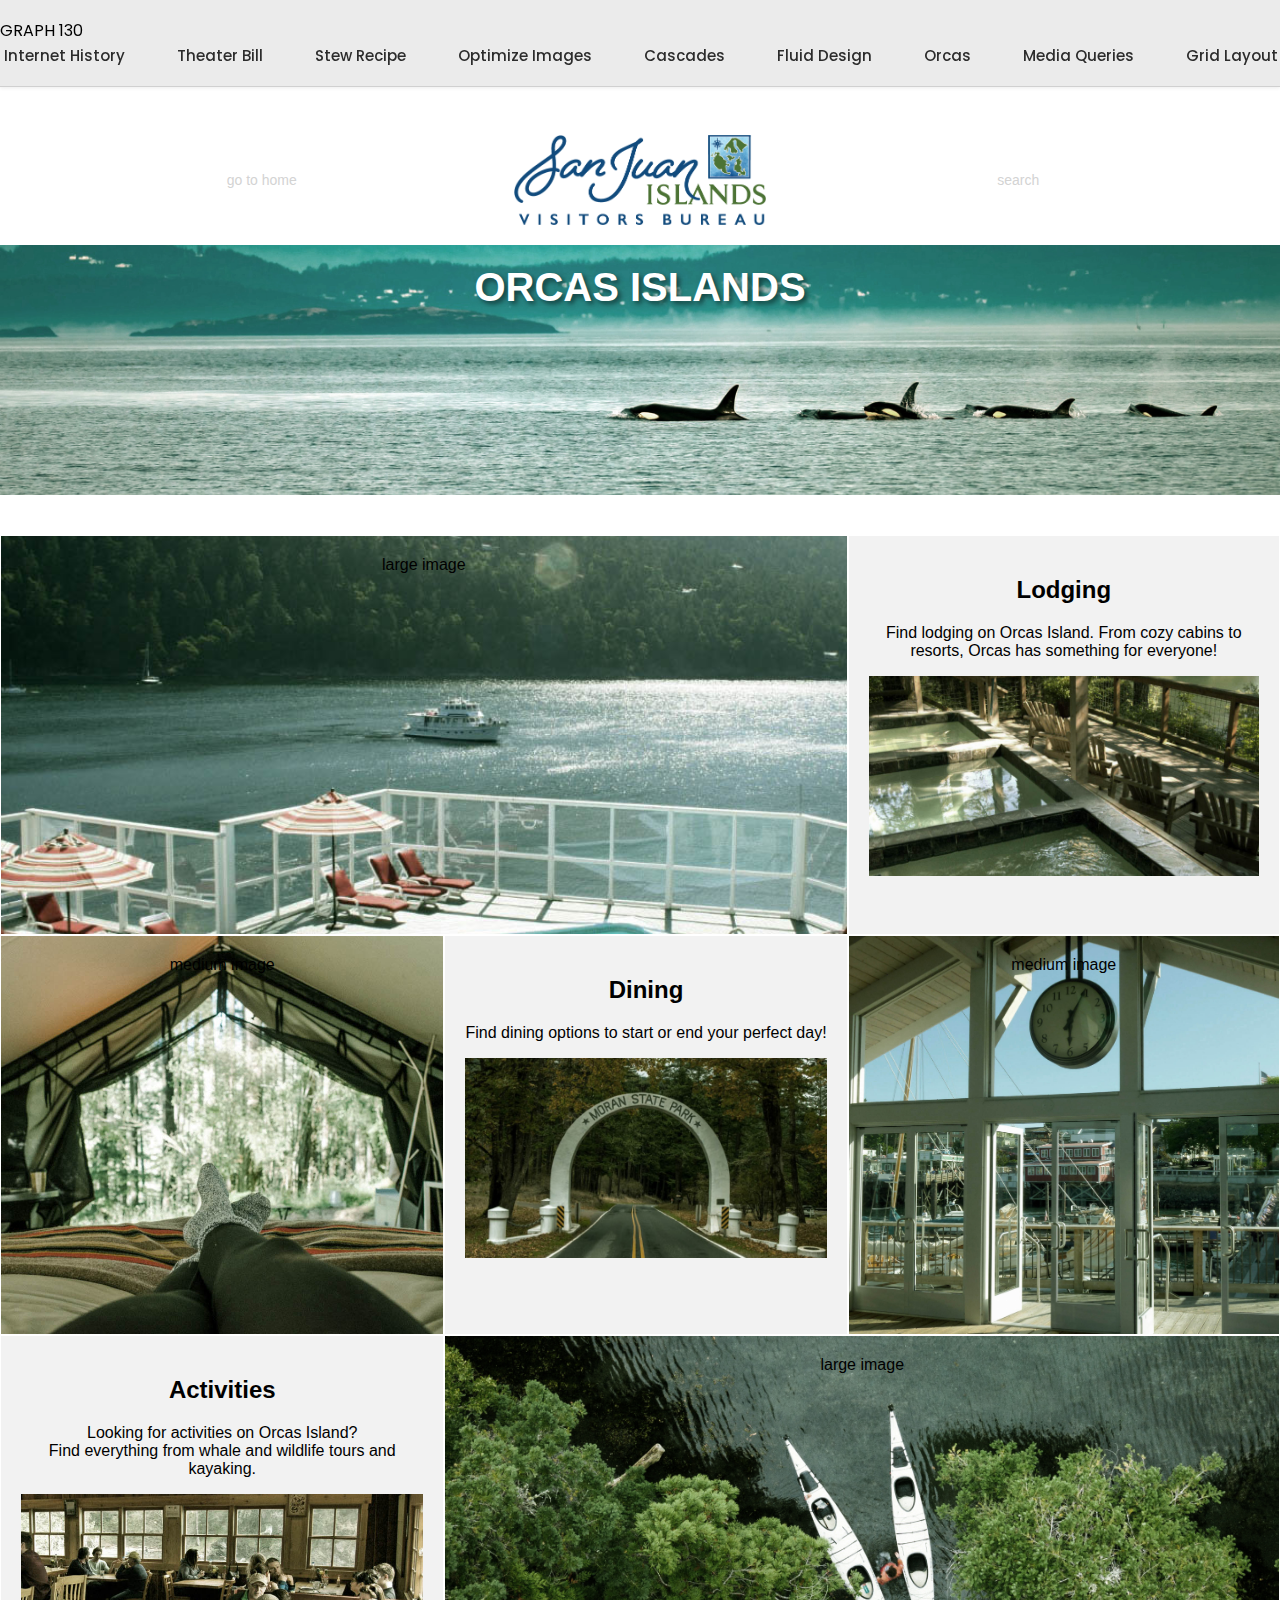
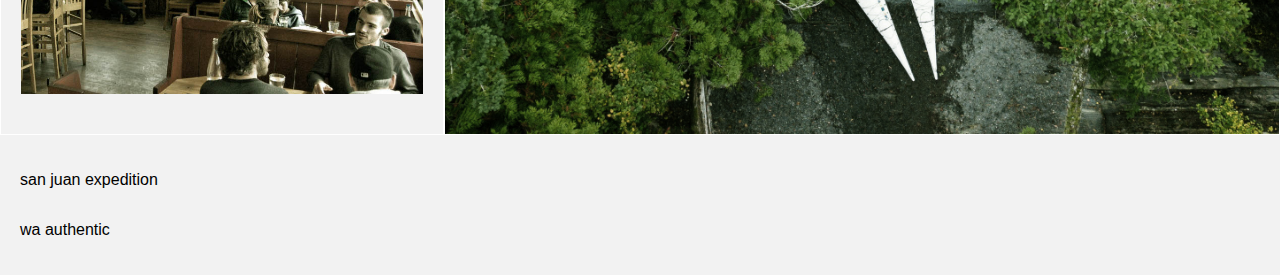
<file: pages/orcas.html>
<!DOCTYPE html>
<html lang="en">
<head>
    <meta charset="UTF-8">
    <meta name="viewport" content="width=device-width, initial-scale=1.0">
    <title>Orcas Island</title>
        <link href="../styles/nav.css" rel="stylesheet" type="text/css">

    <link href="../styles/mobile.css" rel="stylesheet" type="text/css">
    <link href="../styles/islands.css" rel="stylesheet" type="text/css">
    <link rel="preconnect" href="https://fonts.googleapis.com">
<link rel="preconnect" href="https://fonts.gstatic.com" crossorigin>
<link href="https://fonts.googleapis.com/css2?family=Raleway:ital,wght@0,100..900;1,100..900&display=swap" rel="stylesheet">
</head>
<body>
  <div id="nav-placeholder"></div>

    <header class="header-grid">
        <div class="header-item">
          <a href="../index.html" target="_blank">go to home</a>
        </div>
        <div class="header-item logo-container">
          <img src="../images/sj-066.png" alt="San Juan Islands Logo" class="logo1" />
        </div>
        <div class="header-item">
          <a href="https://www.visitsanjuans.com/itineraries/orcas-island-scenic-byway" target="_blank">search</a>
        </div>
      </header>
            <div class="hero-orcas">
        <h1>orcas islands</h1>
      </div>
    
    <main>
        
        <section class="item1">large image</section>
        <section class="item2"> <div class="island-text">
            <h2>Lodging</h2>
            <p>Find lodging on Orcas Island. From cozy cabins to resorts, Orcas has something for everyone!</p>
            </div>
            <div class="pic2"></div></section>
        <section class="item3">medium image</section>
        <section class="item4"> <div class="island-text">
            <h2>Dining</h2>
            <p>Find dining options to start or end your perfect day!</p>
            </div>
            <div class="pic4"></div></section>
        <section class="item5"> medium image</section>
        <section class="item6">
            <div class="island-text">
            <h2>Activities</h2>
            <p>Looking for activities on Orcas Island?<br>Find everything from whale and wildlife tours and kayaking.</p>
            </div>
            <div class="pic6"></div>
        </section>
        <section class="item7">large image</section>
    </main>
    <footer>
        <p class="item8">san juan expedition</p> <br>
       <p class="item10">wa authentic</p>
    </footer>
    <script>
      const pathToNav = window.location.pathname.includes('/pages/')
        ? '../pages/nav.html'
        : 'pages/nav.html';
    
      fetch(pathToNav)
        .then(response => response.text())
        .then(data => {
          document.getElementById('nav-placeholder').innerHTML = data;
        });
    </script>
</body>
</html>
</file>
<file: styles/nav.css>
@import url('https://fonts.googleapis.com/css2?family=Poppins:wght@400;500;600&display=swap');

.navbar, .nav-list, .nav-list li a {
  font-family: 'Poppins', sans-serif;
}

body {
  margin: 0;
  padding: 0;
  background-color: #ffffff;
}

.navbar {
  background-color: #ebebeb;
  box-shadow: 0 1px 4px rgba(0, 0, 0, 0.08);
  padding: 18px 0;
  margin-bottom: 28px;
  border-bottom: 1px solid #d0d0d0;
  position: sticky;
  top: 0;
  z-index: 1000;
}

.nav-list {
  display: flex;
  flex-wrap: nowrap;
  justify-content: center;
  gap: 24px;
  list-style: none;
  margin: 0 auto;
  padding: 0 40px;
  max-width: 1400px;
  overflow-x: auto;
  white-space: nowrap;
}

.nav-list li a {
  color: #2c2c2c;
  text-decoration: none;
  font-size: 15px;
  font-weight: 500;
  padding: 10px 14px;
  border-radius: 6px;
  transition: background-color 0.3s ease, color 0.3s ease;
}

.nav-list li a:hover {
  background-color: #444;
  color: #fff;
}

.nav-list .spacer {
  flex: 1;
  pointer-events: none;
}
</file>
<file: styles/mobile.css>
* {
    box-sizing: border-box;
  }
  
  body {
    margin: 0;
    padding: 0;
    font-family: sans-serif;
  }
  
  img {
    max-width: 100%;
    height: auto;
  }
  
  @media screen and (max-width: 1080px) {
    .container,
    main,
    header,
    footer,
    nav,
    section,
    article {
      width: 95%;
      margin: 0 auto;
    }
  
    nav ul {
      display: flex;
      flex-direction: column;
      align-items: center;
      padding: 0;
    }
  
    nav li,
    nav a {
      display: block;
      width: 100%;
      text-align: center;
    }
  
    .content,
    .sidebar {
      width: 100%;
      float: none;
    }
  
    .image-left,
    .image-right {
      float: none;
      display: block;
      margin: 10px auto;
      text-align: center;
    }
  
    .pure-u-1-2,
    .pure-u-1-3,
    .pure-u-1-4,
    .pure-u-1-5,
    .pure-g > * {
      width: 100% !important;
    }
  
    .poem-section,
    .image-section {
      display: flex;
      flex-direction: column;
      gap: 10px;
    }
  }
  
  @media screen and (max-width: 580px) {
    header h1,
    header h2,
    h1,
    h2,
    h3 {
      text-align: center;
      font-size: 1.5em;
    }
  
    nav ul {
      gap: 10px;
      padding: 0;
      margin: 0;
    }
  
    nav li {
      list-style: none;
      margin-bottom: 10px;
    }
  
    figure img,
    .hero-image img,
    .loki img,
    .leo img {
      width: 100%;
      height: auto;
    }
  
    .leroy,
    .loki,
    .leo {
      padding: 10px;
      text-align: center;
    }
  
    .header-grid {
      display: block;
      text-align: center;
    }
  
    .header-item {
      display: block;
      margin: 10px 0;
    }
  
    .item1,
    .item2,
    .item3,
    .item4,
    .item5,
    .item6,
    .item7 {
      width: 100%;
      margin-bottom: 15px;
    }
  
    footer p {
      text-align: center;
      font-size: 0.9em;
    }
  }
</file>
<file: styles/cascade.css>
@charset "UTF-8";

body {
    background-image: url("../images/cascade_mountains-bg.jpg");
    background-repeat: no-repeat;
    background-attachment: fixed;
    background-size: cover;
    margin: 0px;
    padding: 0px;
    color: #344e5f;
}

header, section, aside, article, footer, figure {
    display: block;
}

header {
    background-color: white;
    color: #44a5bd;
    padding-top: 25px;
}

header h1 {
    margin-left: 15px;
    font-size: 30px;
}

header h2 {
    margin-left: 15px;
    font-size: 20px;
}

nav ul {
    text-align: center;
    list-style: none;
    background-color: #44a5b5;
    margin-bottom: 15px;
}

nav li {
    display: inline-block;
}

nav a {
    padding: 9px;
    display: block;
    width: 100px;
    text-decoration: none;
    background-color: #44a5b5;
    color:white;
}

nav a:hover {
    background-color: #344e5f;
}

footer{
    color:white;
    padding:9px;
    background-color:rgba(68,165,181,0.8);
    clear:both;
}

footer p{
    font-size:10px;
}

.container {
    width: 90%;
    max-width: 960px;
    background-color: rgba(255, 255, 255, 0.7);
    margin: auto;
}

.content {
    width: 100%;
    float: none;
    padding: 10px;
}

.sidebar {
    width: 100%;
    float: none;
    padding: 4px;
    background-color: rgba(255, 255, 255, .4);
    color: #44a5b5;
}

.sidebar a{
    color:#44a5b5;
}

figure {
    margin:0px;
}

figcaption{
    font-size: 10px;
}

.image-right{
    float:right;
}

.image-left{
    float:left;
    margin-right: 7px;
}


h1,h2,h3 {
    font-family: 'Lobster', cursive;   
}

p,li{
    font-family: 'Roboto Slab', serif;
}

/* Tablet: 641px – 960px */
@media screen and (min-width: 641px) and (max-width: 960px) {
    .content {
      width: 60%;
      float: left;
    }
  
    .sidebar {
      width: 35%;
      float: right;
    }
  }
  
  /* Desktop: 961px and up */
  @media screen and (min-width: 961px) {
    .container {
      width: 960px;
    }
  
    .content {
      width: 630px;
      float: left;
    }
  
    .sidebar {
      width: 300px;
      float: right;
    }
  }
</file>
<file: styles/history.css>
body {
    margin: 0px;
    padding: 0px;
    font-size: 16px;
    box-sizing: border-box;
    font-family: "Oswald", sans-serif;
    color: burlywood;
}

main {
    display: flex;
    flex-wrap: wrap;
}

section {
    flex-grow: 1;
    width: 30%;
    background-color: cornsilk;
    margin: 10px;
    border: solid burlywood 2px;
    border-radius: 5px;
}

img {
    max-width: 100%;
    height: auto;
    display: block;
    margin-bottom: 10px;
}
</file>
<file: styles/lopez.css>
:root {
    --green:#4C7335 ;
    --white:#ffffff;
    font-family: 'Raleway', sans-serif;
    }

    body, header, main, footer, section, article, aside {
    margin:0px;
    padding:0px;
    box-sizing: border-box;
    font-size:16px;
    }

    main, header, nav ul, footer {
    display: grid;
    grid-template-columns:auto auto auto;
    }

    main section {
        border:solid white 1px;
        text-align: center;
        padding:20px;
    }

    /* the following classes will govern the sections and make them work within the grid */
    .item1, .item8 {
    grid-column-start: 1;
    grid-column-end: 3;
    }

    .item6 {
        grid-column-start: 1;
        grid-column-end: 2;
    }

    .pic6, .pic4, .pic2 {
    background-image: url(../images/sj-011.jpg); 
    background-position: center; 
    background-repeat: no-repeat; 
    background-size: cover;
    height: 200px; }
    .pic2 {
    background-image: url(../images/sj-031.jpg);
     }
    .pic4 {
    background-image: url(../images/sj-039.jpg); }
    .item7 { grid-column-start: 2; grid-column-end: 4;
    }
    .item9, .hero-orcas {
    grid-column-start: 1;
    grid-column-end: 4;
    }

    /* styling elements */
    header {
    background-color: var(--white);
    text-align: center;

    } .logo1 {
    height: 90px;
    width: auto;
    margin: 10px auto;
    }

    header a, header p, nav a, label {
    color:lightgray;
    text-decoration: none;
    font-size: 14px;
    }

    .hero-orcas, main section {
        background-image: url(../images/sj-034.jpg);
        background-position: center;
        background-size: cover;
        background-repeat: no-repeat;
        height: 200px;
    }

    h1 {
    color: var(--white);
    text-transform: uppercase; text-shadow: #074817 3px 3px 3px;
    }
    
    main section {
    height: 400px; }
    .item1 {
    background-image: url(../images/sj-015.jpg);
    }
    .item3 {
    background-image: url(../images/sj-025.jpg); }
    .item5 {
    background-image: url(../images/sj-068.jpg);
    }
    .item7 {
    background-image: url(../images/sj-022.jpg); }
    .item2, .item4, .item6 { background-image: none;
    }
    footer {
        background-color: #f2f2f2; 
        padding: 20px;
      }

    .header-grid {
        display: grid;
        grid-template-columns: 1fr auto 1fr;
        align-items: center;
        padding: 10px;
        background-color: var(--white);
        text-align: center;
      }
      
      .header-item {
        text-align: center;
      }
      
      .logo-container {
        display: flex;
        justify-content: center;
      }

      .item2, .item4, .item6 {
        background-color: #f2f2f2; 
        background-image: none;
      }

      .hero-orcas {
        position: relative;
        height: 250px;
        background-image: url(../images/sj-034.jpg);
        background-position: center;
        background-size: cover;
        background-repeat: no-repeat;
      
        margin-bottom: 40px;
      }
      
      .hero-orcas::before {
        content: "";
        position: absolute;
        top: 0; left: 0;
        width: 100%;
        height: 100%;
        z-index: 1;
      }
      
      .hero-orcas h1 {
        position: absolute;
        top: 20px;
        width: 100%;
        text-align: center;
        color: white;
        font-size: 2.5rem;
        text-transform: uppercase;
        text-shadow: 3px 3px 5px rgba(0,0,0,0.5);
        z-index: 2;
        margin: 0;
      }

      .grid-layout {
        display: grid;
        gap: 1rem;
        padding: 1rem;
        grid-template-columns: repeat(3, 1fr);
        grid-template-areas:
          "hero hero hero"
          "item1 item1 item1"
          "lodging item3 item3"
          "dining item5 item5"
          "activities item7 item7";
      }
      
      .hero-orcas { grid-area: hero; }
      .item1 { grid-area: item1; }
      .lodging { grid-area: lodging; }
      .item3 { grid-area: item3; }
      .dining { grid-area: dining; }
      .item5 { grid-area: item5; }
      .activities { grid-area: activities; }
      .item7 { grid-area: item7; }
</file>
<file: styles/beyond.css>
body{
    color:blue;
    font-family: Georgia, 'Times New Roman', Times, serif;
    background-color: white;
}
</file>
<file: styles/2000.css>
@media screen and (min-width:1282px) and (max-width:2000px) {
    body{
        background-color: red;
        color:black;
    }
}
</file>
<file: styles/media-queries.css>
:root {
    --green:#4C7335 ;
    --white:#ffffff;
    font-family: 'Raleway', sans-serif;
    }

    body, header, main, footer, section, article, aside {
    margin:0px;
    padding:0px;
    box-sizing: border-box;
    font-size:16px;
    }

    main, header, nav ul, footer {
    display: grid;
    grid-template-columns:auto auto auto;
    }

    main section {
        border:solid white 1px;
        text-align: center;
        padding:20px;
    }

    /* the following classes will govern the sections and make them work within the grid */
    .item1, .item8 {
    grid-column-start: 1;
    grid-column-end: 3;
    }

    .item6 {
        grid-column-start: 1;
        grid-column-end: 2;
    }

    .pic6, .pic4, .pic2 {
    background-image: url(../images/sj-011.jpg); 
    background-position: center; 
    background-repeat: no-repeat; 
    background-size: cover;
    height: 200px; }
    .pic2 {
    background-image: url(../images/sj-031.jpg);
     }
    .pic4 {
    background-image: url(../images/sj-039.jpg); }
    .item7 { grid-column-start: 2; grid-column-end: 4;
    }
    .item9, .hero-orcas {
    grid-column-start: 1;
    grid-column-end: 4;
    }

    /* styling elements */
    header {
    background-color: var(--white);
    text-align: center;

    } .logo1 {
    height: 90px;
    width: auto;
    margin: 10px auto;
    }

    header a, header p, nav a, label {
    color:lightgray;
    text-decoration: none;
    font-size: 14px;
    }

    .hero-orcas, main section {
        background-image: url(../images/sj-034.jpg);
        background-position: center;
        background-size: cover;
        background-repeat: no-repeat;
        height: 200px;
    }

    h1 {
    color: var(--white);
    text-transform: uppercase; text-shadow: #074817 3px 3px 3px;
    }
    
    main section {
    height: 400px; }
    .item1 {
    background-image: url(../images/sj-015.jpg);
    }
    .item3 {
    background-image: url(../images/sj-025.jpg); }
    .item5 {
    background-image: url(../images/sj-068.jpg);
    }
    .item7 {
    background-image: url(../images/sj-022.jpg); }
    .item2, .item4, .item6 { background-image: none;
    }
    footer {
        background-color: #f2f2f2; 
        padding: 20px;
      }

    .header-grid {
        display: grid;
        grid-template-columns: 1fr auto 1fr;
        align-items: center;
        padding: 10px;
        background-color: var(--white);
        text-align: center;
      }
      
      .header-item {
        text-align: center;
      }
      
      .logo-container {
        display: flex;
        justify-content: center;
      }

      .item2, .item4, .item6 {
        background-color: #f2f2f2; 
        background-image: none;
      }

      .hero-orcas {
        position: relative;
        height: 250px;
        background-image: url(../images/sj-034.jpg);
        background-position: center;
        background-size: cover;
        background-repeat: no-repeat;
      
        margin-bottom: 40px;
      }
      
      .hero-orcas::before {
        content: "";
        position: absolute;
        top: 0; left: 0;
        width: 100%;
        height: 100%;
        z-index: 1;
      }
      
      .hero-orcas h1 {
        position: absolute;
        top: 20px;
        width: 100%;
        text-align: center;
        color: white;
        font-size: 2.5rem;
        text-transform: uppercase;
        text-shadow: 3px 3px 5px rgba(0,0,0,0.5);
        z-index: 2;
        margin: 0;
      }
</file>
<file: styles/navigation.css>
nav {
    font-family: Arial, sans-serif;
  }
  
  nav ul {
    list-style-type: none;
    margin: 0;
    padding: 0;
    background-color: #468a95;
    overflow: hidden;
  }
  
  nav li {
    float: left;
  }
  
  nav li a {
    display: block;
    color: white;
    text-align: center;
    padding: 14px 20px;
    text-decoration: none;
    transition: background-color 0.3s ease;
  }
  
  nav li a:hover {
    background-color: #2d5d64;
  }
</file>
<file: styles/islands.css>
:root {
    --green:#4C7335 ;
    --white:#ffffff;
    font-family: 'Raleway', sans-serif;
    }

    body, header, main, footer, section, article, aside {
    margin:0px;
    padding:0px;
    box-sizing: border-box;
    font-size:16px;
    }

    main, header, nav ul, footer {
    display: grid;
    grid-template-columns:auto auto auto;
    }

    main section {
        border:solid white 1px;
        text-align: center;
        padding:20px;
    }

    /* the following classes will govern the sections and make them work within the grid */
    .item1, .item8 {
    grid-column-start: 1;
    grid-column-end: 3;
    }

    .item6 {
        grid-column-start: 1;
        grid-column-end: 2;
    }

    .pic6, .pic4, .pic2 {
    background-image: url(../images/sj-011.jpg); 
    background-position: center; 
    background-repeat: no-repeat; 
    background-size: cover;
    height: 200px; }
    .pic2 {
    background-image: url(../images/sj-031.jpg);
     }
    .pic4 {
    background-image: url(../images/sj-039.jpg); }
    .item7 { grid-column-start: 2; grid-column-end: 4;
    }
    .item9, .hero-orcas {
    grid-column-start: 1;
    grid-column-end: 4;
    }

    /* styling elements */
    header {
    background-color: var(--white);
    text-align: center;

    } .logo1 {
    height: 90px;
    width: auto;
    margin: 10px auto;
    }

    header a, header p, nav a, label {
    color:lightgray;
    text-decoration: none;
    font-size: 14px;
    }

    .hero-orcas, main section {
        background-image: url(../images/sj-034.jpg);
        background-position: center;
        background-size: cover;
        background-repeat: no-repeat;
        height: 200px;
    }

    h1 {
    color: var(--white);
    text-transform: uppercase; text-shadow: #074817 3px 3px 3px;
    }
    
    main section {
    height: 400px; }
    .item1 {
    background-image: url(../images/sj-015.jpg);
    }
    .item3 {
    background-image: url(../images/sj-025.jpg); }
    .item5 {
    background-image: url(../images/sj-068.jpg);
    }
    .item7 {
    background-image: url(../images/sj-022.jpg); }
    .item2, .item4, .item6 { background-image: none;
    }
    footer {
        background-color: #f2f2f2; 
        padding: 20px;
      }

    .header-grid {
        display: grid;
        grid-template-columns: 1fr auto 1fr;
        align-items: center;
        padding: 10px;
        background-color: var(--white);
        text-align: center;
      }
      
      .header-item {
        text-align: center;
      }
      
      .logo-container {
        display: flex;
        justify-content: center;
      }

      .item2, .item4, .item6 {
        background-color: #f2f2f2; 
        background-image: none;
      }

      .hero-orcas {
        position: relative;
        height: 250px;
        background-image: url(../images/sj-034.jpg);
        background-position: center;
        background-size: cover;
        background-repeat: no-repeat;
      
        margin-bottom: 40px;
      }
      
      .hero-orcas::before {
        content: "";
        position: absolute;
        top: 0; left: 0;
        width: 100%;
        height: 100%;
        z-index: 1;
      }
      
      .hero-orcas h1 {
        position: absolute;
        top: 20px;
        width: 100%;
        text-align: center;
        color: white;
        font-size: 2.5rem;
        text-transform: uppercase;
        text-shadow: 3px 3px 5px rgba(0,0,0,0.5);
        z-index: 2;
        margin: 0;
      }
</file>
